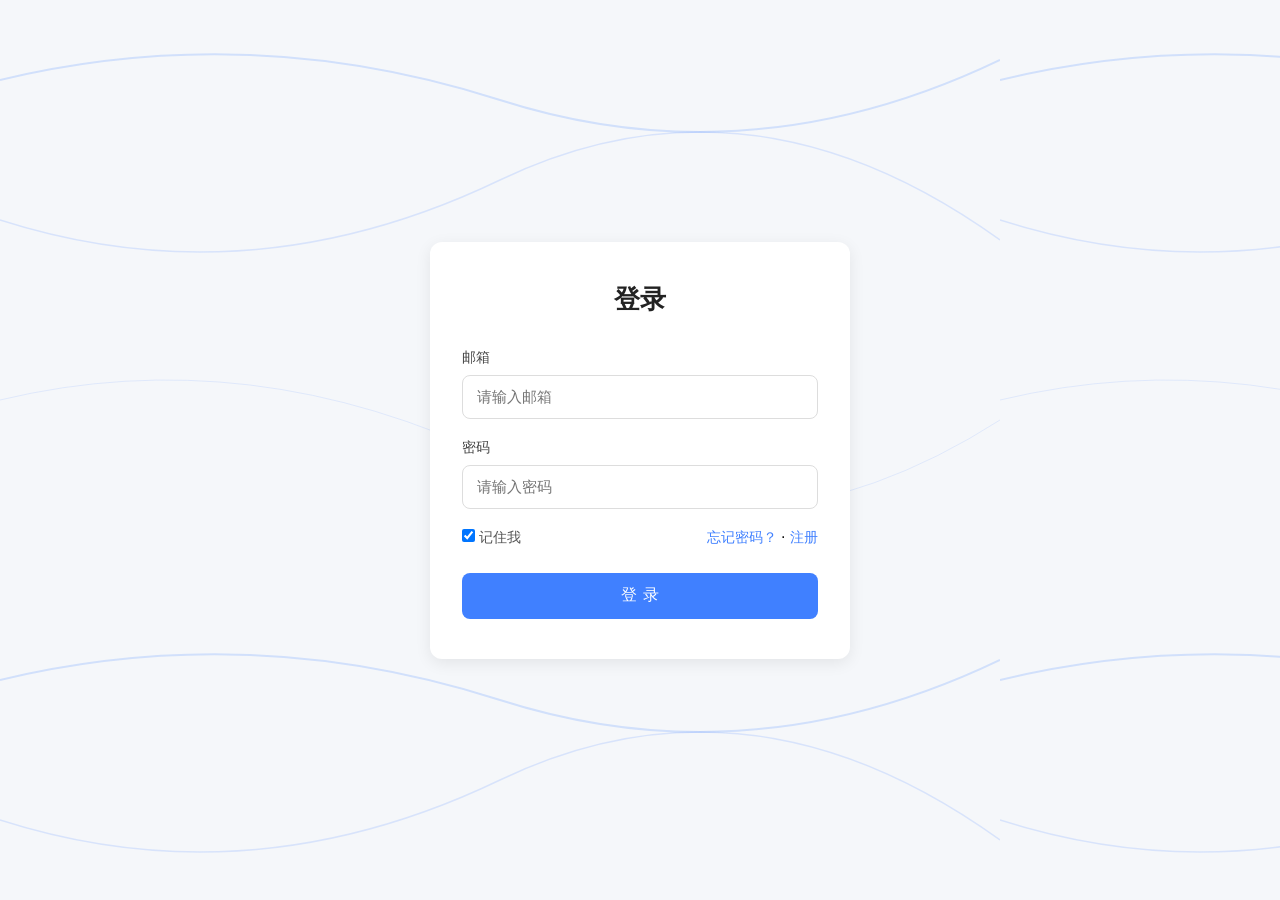
<file: index.html>
<!DOCTYPE html>
<html lang="zh-CN">
<head>
    <meta charset="UTF-8">
    <meta name="viewport" content="width=device-width, initial-scale=1.0">
    <title>智能命题练习系统</title>
    <link rel="stylesheet" href="./css/common.css?v=20261003e">
    <link rel="stylesheet" href="./css/index.css?v=20261003">
</head>
<body data-page="home">
    <!-- 顶部导航 -->
    <header class="topbar">
        <div class="topbar-inner wrapper">
            <a class="brand" href="index.html">
                <span class="logo">智</span>
                <span class="name">智能命题练习系统</span>
            </a>
            <nav class="nav">
                <a href="index.html" data-nav="home">首页</a>
                <a href="bank.html" data-nav="bank">题库</a>
                <a href="real.html" data-nav="real">真题库</a>
                <a href="history.html" data-nav="history">历史习题</a>
                <a href="archives.html" data-nav="archives">试卷存档</a>
            </nav>
            <div class="user-box">
                <a class="user-home" href="profile.html" title="个人中心">
                    <img src="./img/Users.png" alt="">
                    <span class="uname">lilei</span>
                </a>
                <a class="logout" href="users.html">退出</a>
            </div>
        </div>
    </header>

    <main class="wrapper">
        <!-- 欢迎横幅 -->
        <section class="hero">
            <div>
                <h2>你好,<span id="hero-uname">lilei</span> 👋 开始今天的智能组卷</h2>
                <p>双模型隔离校验出题 · 三层信誉分自动质控 · 支持网页在线作答 / 纸质打印导出双模式</p>
            </div>
            <div class="model-switch">
                <div class="ms-title">⚙️ 双智能体模型方案</div>
                <label><input type="radio" name="modelplan" value="main" checked> 主方案:GLM-4 出题 + DeepSeek-R1 校验</label>
                <label><input type="radio" name="modelplan" value="cheap"> OPC 平价方案：豆包 API + 硅基流动云</label>
            </div>
        </section>

        <!-- 数据概览 -->
        <section class="stat-grid">
            <div class="stat-card">
                <div class="stat-icon" style="background:#e8f2fc;color:#0460bc;">📚</div>
                <div><div class="num" id="stat-total">0</div><div class="lbl">题库试题总量</div></div>
            </div>
            <div class="stat-card">
                <div class="stat-icon" style="background:#e6f7ee;color:#18a058;">✅</div>
                <div><div class="num" id="stat-history">0</div><div class="lbl">我的历史习题</div></div>
            </div>
            <div class="stat-card">
                <div class="stat-icon" style="background:#fdf6ec;color:#f0a020;">🗂️</div>
                <div><div class="num" id="stat-archive">0</div><div class="lbl">试卷导出存档</div></div>
            </div>
            <div class="stat-card">
                <div class="stat-icon" style="background:#fdeef1;color:#d03050;">🧹</div>
                <div><div class="num" id="stat-deleted">0</div><div class="lbl">信誉分自动净化题数</div></div>
            </div>
        </section>

        <!-- 未完成试卷：中途「保存退出」的进度，按当前账号隔离 -->
        <section id="draft-banner" class="draft-resume" hidden>
            <div class="card">
                <div class="card-title">📌 未完成试卷 <span class="sub">中途保存的作答按账号独立保存，随时继续（计时停在保存时刻），交卷后自动清除</span></div>
                <div id="draft-list" class="draft-list"></div>
            </div>
        </section>

        <div class="layout">
            <!-- 左：组卷参数 -->
            <div>
                <div class="card">
                    <div class="card-title">自定义组卷参数 <span class="sub">设置范围后由双 Agent 流水线自动命题</span></div>

                    <div class="form-row">
                        <div style="max-width:240px;">
                            <label class="fld-label">学科</label>
                            <select id="subject"></select>
                        </div>
                        <div>
                            <label class="fld-label">难度等级(1-5 随数字增大而变难，可多选/不选为混合)</label>
                            <div class="chips" id="difficulty"></div>
                        </div>
                    </div>

                    <div class="mb16">
                        <label class="fld-label">对应章节（不选默认全部章节）</label>
                        <div class="chips" id="chapters"></div>
                    </div>

                    <div class="mb16">
                        <label class="fld-label">知识点标签（不选默认全部知识点）</label>
                        <div class="chips" id="points"></div>
                    </div>

                    <label class="fld-label">题量配置</label>
                    <div class="count-row mb16">
                        <div class="count-box">
                            <label>单选题</label>
                            <input type="number" min="0" value="3" id="cnt-choice">
                        </div>
                        <div class="count-box">
                            <label>填空题</label>
                            <input type="number" min="0" value="2" id="cnt-blank">
                        </div>
                        <div class="count-box">
                            <label>主观大题</label>
                            <input type="number" min="0" value="1" id="cnt-big">
                        </div>
                        <div class="count-box total">
                            <label>试卷总题量</label>
                            <input type="text" value="6" id="cnt-total" readonly>
                        </div>
                    </div>

                    <label class="fld-label">题库来源混合配比（三类数量之和须 = 总题量）</label>
                    <div class="source-row mb16">
                        <div class="source-box">
                            <div class="s-top">🏛️ 原生题库调取</div>
                            <div class="s-d">优先调取高信誉分存量试题，信誉分越高越优先</div>
                            <input type="number" min="0" value="6" id="src-stock">
                        </div>
                        <div class="source-box">
                            <div class="s-top">🤖 AI 仿造变式新题</div>
                            <div class="s-d">以真题为模板，换数字 / 场景 / 提问角度生成新题</div>
                            <input type="number" min="0" value="0" id="src-imitated">
                        </div>
                        <div class="source-box">
                            <div class="s-top">📝 真题原题</div>
                            <div class="s-d">从独立真题库直接调取历年真题原题组卷</div>
                            <input type="number" min="0" value="0" id="src-real">
                        </div>
                    </div>
                    <div class="flex mb16">
                        <button class="btn btn-sm" id="btn-auto-distribute">⚡ 智能分配配比</button>
                        <span class="small muted" id="dist-tip"></span>
                    </div>

                    <label class="fld-label">历史习题筛选（已做 / 未做专项控制）</label>
                    <div class="seg-cards mb16" id="history-filter">
                        <div class="seg-card on" data-v="new">
                            <div class="seg-t">仅生成全新未做习题</div>
                            <div class="seg-d">排除历史记录中所有已做题目</div>
                        </div>
                        <div class="seg-card" data-v="mix">
                            <div class="seg-t">新旧习题混合组卷</div>
                            <div class="seg-d">不限制，系统按信誉分调度</div>
                        </div>
                        <div class="seg-card" data-v="done">
                            <div class="seg-t">仅生成过往已做习题</div>
                            <div class="seg-d">错题复盘专项训练</div>
                        </div>
                    </div>

                    <!-- 仿造规则折叠 -->
                    <div class="collapse mb16" id="imitate-collapse">
                        <div class="collapse-head">
                            🎭 AI 仿造专属参数配置
                            <span class="arrow">▾</span>
                        </div>
                        <div class="collapse-body">
                            <div class="mb16">
                                <label class="fld-label">参考真题模板（勾选作为仿造蓝本）</label>
                                <div class="chips" id="ref-real"></div>
                            </div>
                            <div class="form-row">
                                <div>
                                    <label class="fld-label">仿造相似度档位</label>
                                    <div class="seg-cards" id="similarity">
                                        <div class="seg-card" data-v="low"><div class="seg-t">低相似度</div><div class="seg-d">同知识点异构新题</div></div>
                                        <div class="seg-card on" data-v="mid"><div class="seg-t">中相似度</div><div class="seg-d">保留框架换考查点</div></div>
                                        <div class="seg-card" data-v="high"><div class="seg-t">高相似度</div><div class="seg-d">高度贴近真题风格</div></div>
                                    </div>
                                </div>
                                <div>
                                    <label class="fld-label">仿造组卷方式</label>
                                    <div class="seg-cards two" id="imitate-mode">
                                        <div class="seg-card on" data-v="only"><div class="seg-t">仅仿造新题</div><div class="seg-d">整卷均为变式新题</div></div>
                                        <div class="seg-card" data-v="mix"><div class="seg-t">真题 + 仿造混合</div><div class="seg-d">原题变式搭配组卷</div></div>
                                    </div>
                                </div>
                            </div>
                            <label class="fld-label">仿造约束（避免高度复刻原题，自动查重）</label>
                            <div class="chips accent" id="imitate-rules">
                                <label class="chip on"><input type="checkbox" value="number" checked>更换数字</label>
                                <label class="chip on"><input type="checkbox" value="scene" checked>更换应用场景</label>
                                <label class="chip on"><input type="checkbox" value="angle" checked>更换提问角度</label>
                            </div>
                        </div>
                    </div>

                    <label class="fld-label">练习 / 导出模式</label>
                    <div class="mode-cards mb16">
                        <div class="mode-card on" data-mode="online">
                            <div class="m-check"></div>
                            <div class="m-icon">🖥️</div>
                            <div class="m-t">网页交互式 PDF 在线作答</div>
                            <div class="m-d">PDF.js 渲染试卷 · 全局手写草稿画布 · 选择勾选 / 主观题输入框 · 作答实时上传，AI 自动批改 · 完成后自动归档历史习题</div>
                        </div>
                        <div class="mode-card" data-mode="print">
                            <div class="m-check"></div>
                            <div class="m-icon">🖨️</div>
                            <div class="m-t">静态 PDF / Word 打印导出</div>
                            <div class="m-d">导出无交互控件的纯静态试卷用于纸面作答 · 后台自动留存试卷存档（全部题目 ID、导出时间、试卷标签）· 题目初始信誉分 0 入库</div>
                        </div>
                    </div>

                    <div class="name-preview mb16">
                        <span class="np-lbl">📄 试卷名称（自动命名）：</span>
                        <span class="np-name" id="paper-name">微积分_20260917</span>
                    </div>

                    <div class="flex">
                        <button class="btn btn-primary btn-lg grow" id="btn-generate">🚀 发起智能组卷</button>
                    </div>
                </div>
            </div>
        </div>
    </main>

    <!-- 双 Agent 流水线弹窗 -->
    <div class="modal-mask" id="pipeline-modal">
        <div class="modal">
            <div class="modal-head">
                <h3>🤖 双 Agent 智能组卷流水线</h3>
                <button class="modal-close" data-close-modal="pipeline-modal">×</button>
            </div>
            <div class="modal-body">
                <div class="agent-flow">
                    <div class="agent-box">
                        <div class="ab-name" id="agent-a-name">出题 Agent</div>
                        <div class="ab-model" id="agent-a-model">智谱 GLM-4</div>
                        <div class="ab-d">分析知识库 → 原生出题 / 真题解析 → 仿造变式题生成，输出题干、选项、标准答案、解题步骤 A</div>
                    </div>
                    <div class="agent-iso">
                        <div class="shield">🛡️</div>
                        <div>答案隔离</div>
                        <div class="small">选择题剔除选项</div>
                    </div>
                    <div class="agent-box">
                        <div class="ab-name" id="agent-b-name">校验 Agent</div>
                        <div class="ab-model" id="agent-b-model">DeepSeek-R1</div>
                        <div class="ab-d">全程隔离出题端原始答案，仅接收纯题干独立推演，生成独立答案与解题步骤 B</div>
                    </div>
                </div>

                <div class="pipeline-summary" id="pipeline-summary">正在准备组卷任务…</div>

                <div class="steps-v" id="pipeline-steps">
                    <div class="step-v" data-step="0"><div class="dot">1</div><div class="line"></div><div class="st-body"><div class="st-t">题库优先调度检索</div><div class="st-d">按知识点 / 章节 / 难度 / 信誉分 / 新旧要求检索存量试题</div></div></div>
                    <div class="step-v" data-step="1"><div class="dot">2</div><div class="line"></div><div class="st-body"><div class="st-t">出题 Agent 生成缺口试题</div><div class="st-d">存量不足时启动生成流水线（仿造题先做模板特征拆解）</div></div></div>
                    <div class="step-v" data-step="2"><div class="dot">3</div><div class="line"></div><div class="st-body"><div class="st-t">系统隔离预处理</div><div class="st-d">屏蔽参考答案，选择题剔除全部选项，仅保留纯题干下发</div></div></div>
                    <div class="step-v" data-step="3"><div class="dot">4</div><div class="line"></div><div class="st-body"><div class="st-t">校验 Agent 独立推演</div><div class="st-d">独立推导答案并生成解题步骤 B</div></div></div>
                    <div class="step-v" data-step="4"><div class="dot">5</div><div class="line"></div><div class="st-body"><div class="st-t">答案一致性比对 · 入库判定</div><div class="st-d">只比对最终答案，支持一题多解；不一致即废弃</div></div></div>
                    <div class="step-v" data-step="5"><div class="dot">6</div><div class="line"></div><div class="st-body"><div class="st-t">仿造查重 + 组卷内部查重</div><div class="st-d">与参考真题、库内试题及同卷题目比对，超标自动重生成</div></div></div>
                </div>

                <div class="log-panel" id="pipeline-log"></div>
            </div>
            <div class="modal-foot">
                <button class="btn" data-close-modal="pipeline-modal">取消</button>
                <button class="btn btn-primary" id="btn-enter" disabled>完成，进入试卷 →</button>
            </div>
        </div>
    </div>

    <footer class="footer">自成 · AI 命题练习系统 —— OPC 轻量化部署 · 双 AI Agent 自动出题 / 校验 / 题库清洗（前端演示版）</footer>

    <script src="./js/data.js"></script>
    <script src="./js/common.js?v=20261003g"></script>
    <script src="./js/index.js?v=20261004b"></script>
</body>
</html>
</file>
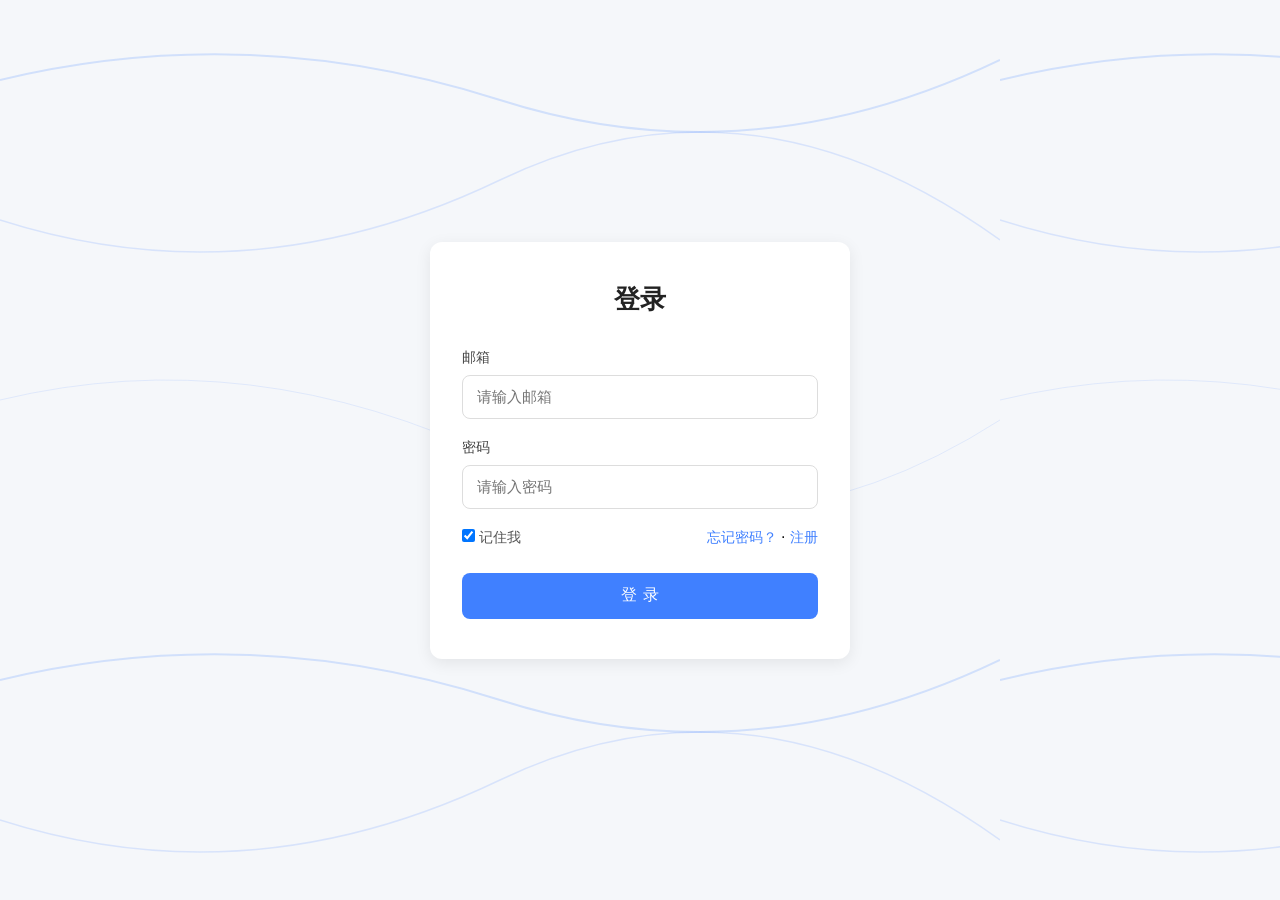
<file: answer.html>
<!DOCTYPE html>
<html lang="zh-CN">
<head>
    <meta charset="UTF-8">
    <meta name="viewport" content="width=device-width, initial-scale=1.0">
    <title>在线答题 - 理工科智卷工坊</title>
    <link rel="stylesheet" href="./css/answer.css">
</head>
<body>
    <div class="header">
        <div>在线答题 <span id="paper_name"></span></div>
        <div class="timer" id="timer">00:00:00</div>
    </div>

    <div class="container">
        <!-- 主答题区 -->
        <div class="main-area">
            <div class="nav-area" id="nav_area"></div>
            <div class="question-card" id="question_card">
                <div class="question-title" id="question_title"></div>
                <div class="options-area" id="options_area"></div>
                <textarea class="answer-input" id="answer_input" placeholder="请输入你的答案..." style="display: none;"></textarea>
                
                <div class="btn-group">
                    <button class="btn btn-primary" onclick="submitAnswer()">提交本题</button>
                    <button class="btn btn-default" onclick="prevQuestion()">上一题</button>
                    <button class="btn btn-default" onclick="nextQuestion()">下一题</button>
                </div>

                <!-- AI批改结果展示 -->
                <div class="result-card" id="result_card">
                    <div class="result-title" id="result_title"></div>
                    <div class="result-content" id="result_content"></div>
                </div>
            </div>
        </div>

        <!-- 右侧面板：答题记录 / 草稿本 -->
        <div class="side-panel">
            <div class="tab-header">
                <div class="tab-item active" onclick="switchTab('answer', event)">答题</div>
                <div class="tab-item" onclick="switchTab('draft', event)">草稿本</div>
            </div>
            <!-- 答题记录 -->
            <div class="tab-content active" id="tab_answer">
                <h4 style="margin-bottom: 15px;">答题进度</h4>
                <div id="progress_info"></div>
                <button class="btn btn-primary" style="width: 100%; margin-top: 20px;" onclick="submitAll()">提交整卷</button>
            </div>
            <!-- 独立草稿页面 -->
            <div class="tab-content" id="tab_draft">
                <textarea class="draft-input" id="draft_input" placeholder="在这里打草稿，内容自动保存，不会提交..."></textarea>
            </div>
        </div>
    </div>

    <script src="./js/data.js"></script>
    <script src="./js/common.js?v=20261003g"></script>
    <script>
        const CURRENT_USER = localStorage.getItem('aigame_user') || 'guest';
        const DRAFT_KEY = 'aigame_answer_draft_' + CURRENT_USER;
        const ANSWER_KEY = 'aigame_answer_answers_' + CURRENT_USER;
        let paper = null, questions = [], currentIndex = 0, answers = {}, timer = null, seconds = 0, submitted = false;
        const graded = {};

        // 保存当前作答到本地（按用户隔离）
        function saveDraft() {
            if (paper) localStorage.setItem(ANSWER_KEY, JSON.stringify({ paperName: paper.name, answers }));
        }

        // 初始化：从本地题库加载试卷题目
        function initPaper() {
            paper = Store.currentPaper();
            if (!paper || !paper.questions || !paper.questions.length) {
                const qs = Store.questions().filter(q => q.subject === 'CALC');
                paper = {
                    name: Store.nextPaperName('微积分'), subject: 'CALC',
                    questions: [qs.find(q => q.id.startsWith('CALC-0003-')), qs.find(q => q.id.startsWith('CALC-0009-')),
                        qs.find(q => q.id.startsWith('CALC-0014-')), qs.find(q => q.id.startsWith('CALC-0025-')),
                        qs.find(q => q.id.startsWith('CALC-0021-'))].filter(Boolean)
                };
            }
            questions = paper.questions.map(q => ({ id: q.id, type: q.type, stem: q.stem, options: q.options || [], answer: q.answer, subject: q.subject }));
            try { const d = JSON.parse(localStorage.getItem(ANSWER_KEY)); if (d && d.paperName === paper.name) Object.assign(answers, d.answers || {}); } catch (e) {}
            document.getElementById('paper_name').textContent = paper.name;
            renderNav(); showQuestion(0); startTimer(); loadDraft();
            bindAnswerInput();
        }

        // 主观/填空题输入实时回写 answers，避免切题后输入框被清空导致草稿丢失
        function bindAnswerInput() {
            const input = document.getElementById('answer_input');
            input.addEventListener('input', function() {
                if (questions[currentIndex]) {
                    answers[questions[currentIndex].id] = this.value;
                    renderNav();
                    saveDraft();
                }
            });
        }

        // 渲染题目导航
        function renderNav() {
            const nav = document.getElementById('nav_area');
            nav.innerHTML = '';
            questions.forEach((_, idx) => {
                const dot = document.createElement('div');
                dot.className = 'nav-dot' + (idx === currentIndex ? ' active' : '') + (answers[questions[idx].id] ? ' done' : '');
                dot.textContent = idx + 1;
                dot.onclick = () => showQuestion(idx);
                nav.appendChild(dot);
            });
            document.getElementById('progress_info').textContent = `已完成 ${Object.keys(answers).length} / ${questions.length} 题`;
        }

        // 显示题目（适配 SEED 数据结构）
        function showQuestion(index) {
            currentIndex = index;
            renderNav();
            const q = questions[index];
            document.getElementById('question_title').textContent = `第${index+1}题：${q.stem}`;

            const optionsArea = document.getElementById('options_area');
            const answerInput = document.getElementById('answer_input');
            const resultCard = document.getElementById('result_card');
            resultCard.style.display = 'none';

            if (q.type === 0 && q.options.length) {
                // 选择题：选项形如 "A. xxx"，取首字母作为答案标识
                optionsArea.style.display = 'block';
                answerInput.style.display = 'none';
                optionsArea.innerHTML = '';
                q.options.forEach(opt => {
                    const letter = opt[0];
                    const item = document.createElement('div');
                    item.className = 'option-item' + (answers[q.id] === letter ? ' selected' : '');
                    item.textContent = opt;
                    item.onclick = () => selectOption(q.id, letter, item);
                    optionsArea.appendChild(item);
                });
            } else {
                // 填空/主观题：文字输入
                optionsArea.style.display = 'none';
                answerInput.style.display = 'block';
                answerInput.value = answers[q.id] || '';
                answerInput.disabled = submitted;
            }
        }

        // 选择选项（交卷后锁定 + 实时保存）
        function selectOption(qid, opt, el) {
            if (submitted) return;
            answers[qid] = opt;
            document.querySelectorAll('.option-item').forEach(i => i.classList.remove('selected'));
            el.classList.add('selected');
            renderNav();
            saveDraft();
        }

        // 提交单题答案（本地批改）
        function submitAnswer() {
            if (submitted) { alert('整卷已提交，不可再交本题'); return; }
            const q = questions[currentIndex];
            if (graded[q.id] && graded[q.id].submitted) { alert('本题已提交批改，不可重复评分'); return; }
            const userAnswer = (q.type === 0) ? (answers[q.id] || '') : document.getElementById('answer_input').value.trim();
            if (q.type !== 0) answers[q.id] = userAnswer;
            if (!userAnswer) { alert('请先作答'); return; }

            const std = (q.answer || '').trim();
            let correct;
            if (q.type === 0) {
                correct = userAnswer === std;
            } else {
                // 与 exam.js gradeObjective 对齐：去空白 + 多 token 等价（如 1/6 ≈ 1 / 6）
                const norm = s => (s || '').replace(/\s/g, '');
                const tokens = std.split(/[（）()\/]/).map(t => t.trim()).filter(Boolean).map(norm);
                correct = tokens.some(t => norm(userAnswer) === t) ||
                    (tokens[0] && tokens[0].length >= 4 && norm(userAnswer).includes(tokens[0]));
            }
            graded[q.id] = { submitted: true, correct, userAnswer, standard: std };
            Store.changeReputation(q.id, correct ? 1 : -1);
            showResult({
                is_correct: correct,
                ai_grade_result: correct ? '答案匹配标准答案' : '与标准答案不符（主观题为演示判定）',
                standard_answer: std,
                question_credit_score: Store.getQuestion(q.id).reputation
            });
            saveDraft();
            renderNav();
        }

        // 显示批改结果
        function showResult(data) {
            const card = document.getElementById('result_card');
            const title = document.getElementById('result_title');
            const content = document.getElementById('result_content');

            card.className = 'result-card ' + (data.is_correct ? 'result-correct' : 'result-wrong');
            title.textContent = data.is_correct ? '✅ 回答正确' : '❌ 回答错误';
            content.innerHTML = `
                <div>批改评语：${data.ai_grade_result}</div>
                <div>标准答案：${data.standard_answer}</div>
                <div>题目信誉分：${data.question_credit_score || 0}</div>
            `;
            card.style.display = 'block';
        }

        // 切换标签页
        function switchTab(tab, ev) {
            document.querySelectorAll('.tab-item').forEach(i => i.classList.remove('active'));
            document.querySelectorAll('.tab-content').forEach(i => i.classList.remove('active'));
            ev.currentTarget.classList.add('active');
            document.getElementById('tab_' + tab).classList.add('active');
        }

        // 草稿自动保存到本地存储（按用户隔离）
        document.getElementById('draft_input').addEventListener('input', function() {
            localStorage.setItem(DRAFT_KEY, this.value);
        });

        function loadDraft() {
            const saved = localStorage.getItem(DRAFT_KEY);
            if (saved) {
                document.getElementById('draft_input').value = saved;
            }
        }

        // 计时器
        function startTimer() {
            timer = setInterval(() => {
                seconds++;
                const h = Math.floor(seconds / 3600).toString().padStart(2, '0');
                const m = Math.floor((seconds % 3600) / 60).toString().padStart(2, '0');
                const s = (seconds % 60).toString().padStart(2, '0');
                document.getElementById('timer').textContent = `${h}:${m}:${s}`;
            }, 1000);
        }

        function prevQuestion() {
            if (currentIndex > 0) showQuestion(currentIndex - 1);
        }

        function nextQuestion() {
            if (currentIndex < questions.length - 1) showQuestion(currentIndex + 1);
        }

        function submitAll() {
            const done = Object.keys(answers).length;
            if (submitted) { alert('整卷已提交，不可重复提交'); return; }
            if (!confirm(`已完成${done}题，共${questions.length}题，确认提交整卷？`)) return;
            submitted = true;
            clearInterval(timer);
            // 本地批改并归档到当前用户历史习题；已单题提交的题跳过重复评分，避免双扣/双加
            const entries = questions.map(q => {
                const ua = answers[q.id] || '';
                if (graded[q.id] && graded[q.id].submitted) {
                    return { id: q.id, subject: q.subject, correct: graded[q.id].correct, userAnswer: ua, paperName: paper.name };
                }
                const std = (q.answer || '').trim();
                let correct;
                if (q.type === 0) {
                    correct = ua === std;
                } else {
                    const norm = s => (s || '').replace(/\s/g, '');
                    const tokens = std.split(/[（）()\/]/).map(t => t.trim()).filter(Boolean).map(norm);
                    correct = tokens.some(t => norm(ua) === t) ||
                        (tokens[0] && tokens[0].length >= 4 && norm(ua).includes(tokens[0]));
                }
                Store.changeReputation(q.id, correct ? 1 : -1);
                graded[q.id] = { submitted: true, correct, userAnswer: ua, standard: q.answer };
                return { id: q.id, subject: q.subject, correct, userAnswer: ua, paperName: paper.name };
            });
            Store.addHistory(entries);
            saveDraft();
            const right = entries.filter(e => e.correct).length;
            alert(`整卷已提交，共 ${entries.length} 题，正确 ${right} 题`);
            renderNav();
            showQuestion(currentIndex);
        }

        window.onload = initPaper;
    </script>
</body>
</html>
</file>
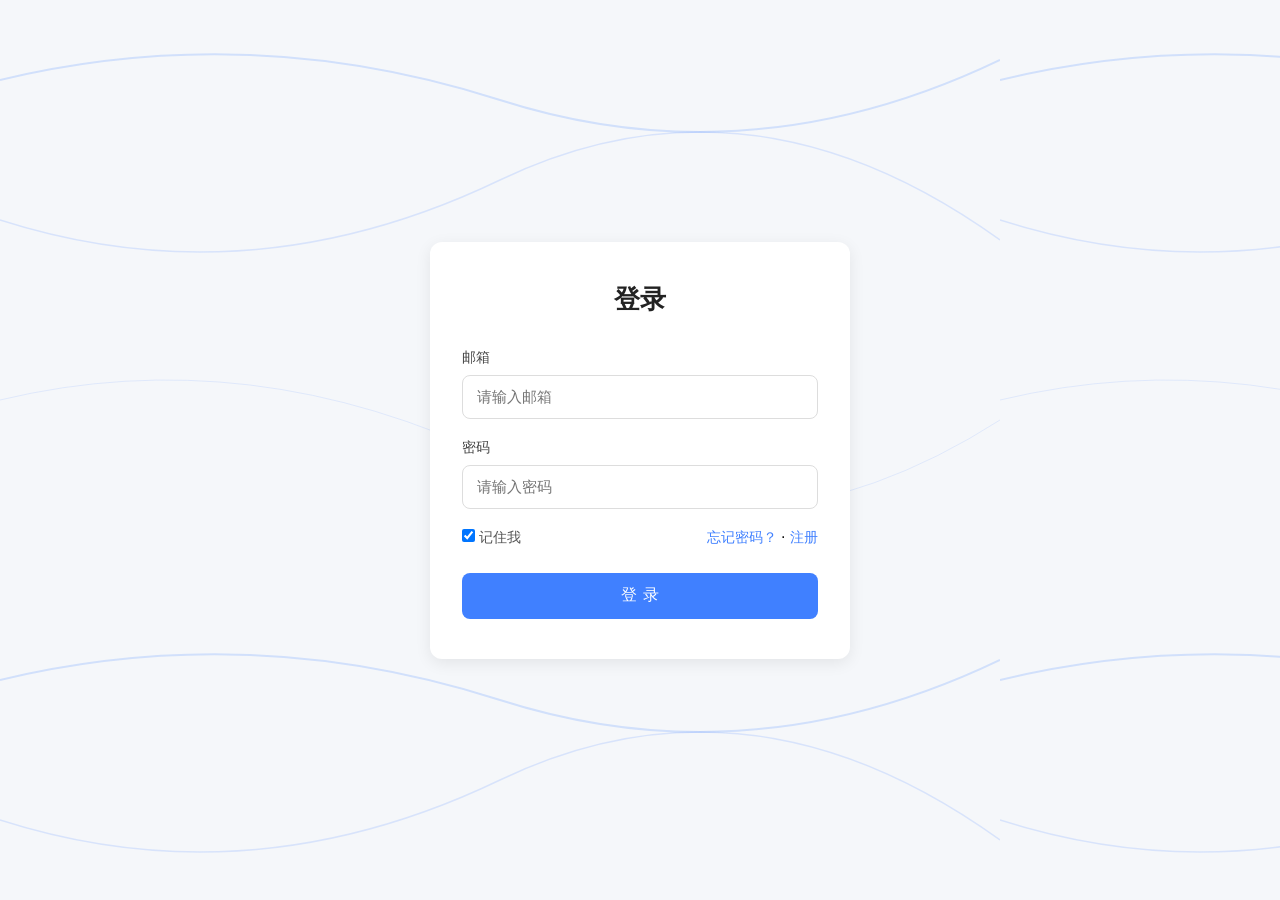
<file: archives.html>
<!DOCTYPE html>
<html lang="zh-CN">
<head>
    <meta charset="UTF-8">
    <meta name="viewport" content="width=device-width, initial-scale=1.0">
    <title>试卷存档·自成AI命题练习系统</title>
    <link rel="stylesheet" href="./css/common.css?v=20261003e">
    <link rel="stylesheet" href="./css/pages.css">
</head>
<body data-page="archives">
    <header class="topbar">
        <div class="topbar-inner wrapper">
            <a class="brand" href="index.html"><span class="logo">智</span><span class="name">智能命题练习系统</span></a>
            <nav class="nav">
                <a href="index.html" data-nav="home">首页</a>
                <a href="bank.html" data-nav="bank">题库</a>
                <a href="real.html" data-nav="real">真题库</a>
                <a href="history.html" data-nav="history">历史习题</a>
                <a href="archives.html" data-nav="archives">试卷存档</a>
            </nav>
            <div class="user-box">
                <a class="user-home" href="profile.html" title="个人中心"><img src="./img/Users.png" alt=""><span class="uname">lilei</span></a>
                <a class="logout" href="users.html">退出</a>
            </div>
        </div>
    </header>

    <main class="wrapper">
        <div class="page-head">
            <h2>🗂️ 线下试卷导出存档</h2>
            <p>每次静态打印 PDF / Word 导出时，后台自动留存专属存档：包含整套题目的唯一 ID 集合、导出时间、试卷标签。存档试卷题目可一键批量加入个人历史习题，参与统一反馈质控。</p>
        </div>

        <div class="stat-grid">
            <div class="stat-card"><div class="stat-icon" style="background:#fdf6ec;color:#f0a020;">🗂️</div><div><div class="num" id="st-arc">0</div><div class="lbl">累计导出存档</div></div></div>
            <div class="stat-card"><div class="stat-icon" style="background:#e8f2fc;color:#0460bc;">📄</div><div><div class="num" id="st-q">0</div><div class="lbl">存档题目总数（去重）</div></div></div>
            <div class="stat-card"><div class="stat-icon" style="background:#e6f7ee;color:#18a058;">✅</div><div><div class="num" id="st-added">0</div><div class="lbl">已加入历史习题套数</div></div></div>
            <div class="stat-card"><div class="stat-icon" style="background:#f3edfd;color:#7048d8;">🖨️</div><div><div class="num" id="st-pending">0</div><div class="lbl">待加入历史套数</div></div></div>
        </div>

        <div id="archive-list"></div>
        <div class="empty" id="arc-empty" style="display:none;">
            <div class="icon">🖨️</div>
            <div class="mt8">还没有打印导出存档</div>
            <div class="small mt8">在首页组卷时选择「静态 PDF / Word 打印导出」模式，导出后会在此自动留存</div>
            <div class="mt16"><a class="btn btn-primary btn-sm" href="index.html">去组卷并导出 →</a></div>
        </div>
    </main>

    <!-- 静态打印预览 -->
    <div class="modal-mask print-mask" id="print-modal">
        <div class="modal lg">
            <div class="modal-head">
                <h3>🖨️ 静态打印预览（无交互控件纯卷面）</h3>
                <button class="modal-close" data-close-modal="print-modal">×</button>
            </div>
            <div class="modal-body">
                <div class="alert mb16" style="background:var(--primary-light);border-radius:10px;padding:10px 14px;font-size:12px;line-height:1.8;">
                    📌 本预览为<b>无任何交互控件</b>的纯静态试卷，仅用于线下纸面作答；卷面每题左上角标注
                    <span class="pp-tag real">真题1</span> 与 <span class="pp-tag imit">仿造0</span> 标签，方便教师区分使用。
                    支持打印为 PDF 或导出 Word；本次导出的存档已在后台留存。
                </div>
                <div class="print-pages" id="print-area"></div>
            </div>
            <div class="modal-foot">
                <button class="btn" data-close-modal="print-modal">关闭预览</button>
                <button class="btn" id="btn-export-word">📥 导出 Word（.doc）</button>
                <button class="btn btn-primary" id="btn-print-pdf">🖨️ 打印 / 另存为 PDF</button>
            </div>
        </div>
    </div>

    <footer class="footer">自成 · AI 命题练习系统 —— 线上线下双模式 · 打印存档题目同样进入题库协同质检</footer>

    <script src="./js/data.js"></script>
    <script src="./js/common.js?v=20261003g"></script>
    <script src="./js/archives.js"></script>
</body>
</html>
</file>
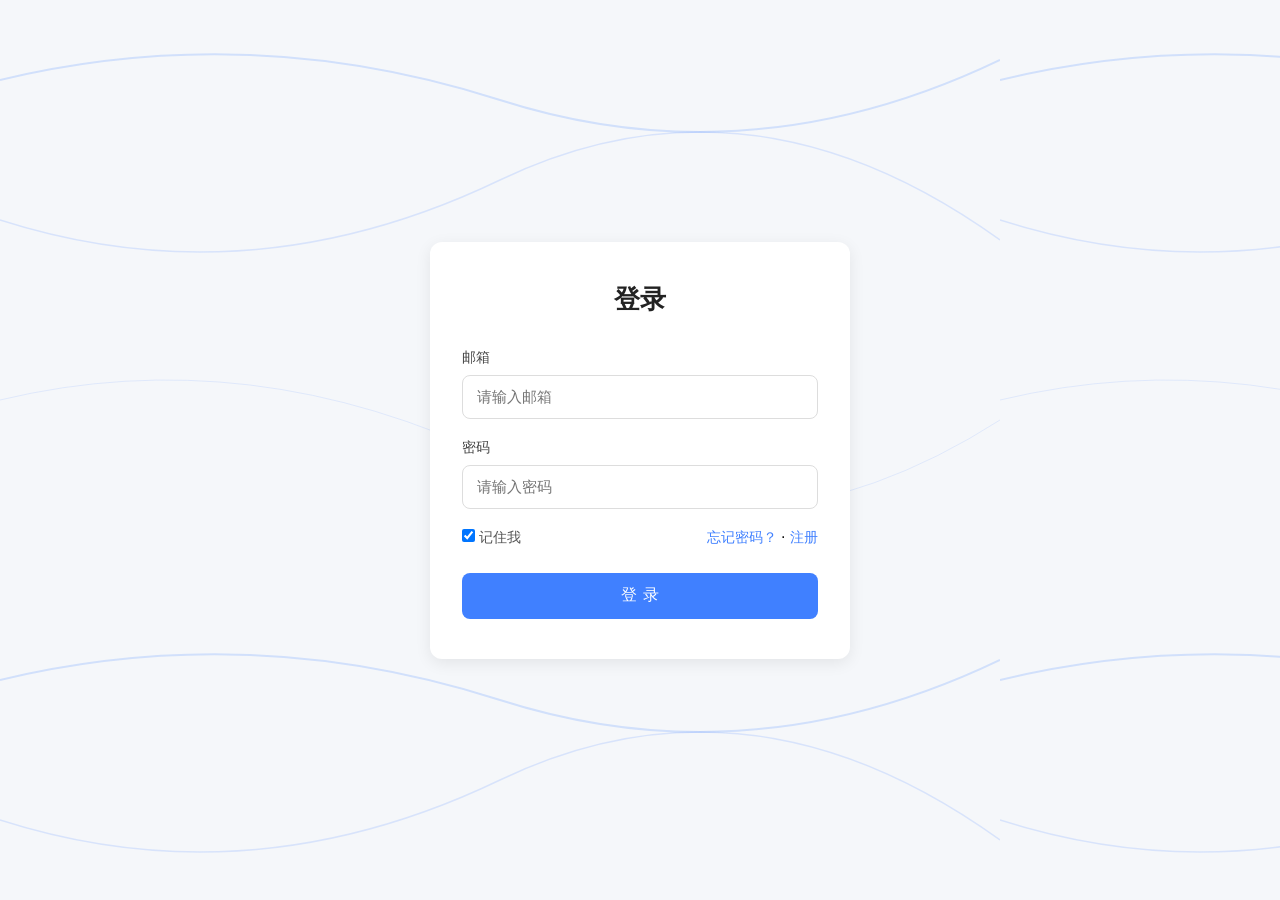
<file: bank.html>
<!DOCTYPE html>
<html lang="zh-CN">
<head>
    <meta charset="UTF-8">
    <meta name="viewport" content="width=device-width, initial-scale=1.0">
    <title>题库·自成AI命题练习系统</title>
    <link rel="stylesheet" href="./css/common.css?v=20261003e">
    <link rel="stylesheet" href="./css/pages.css">
</head>
<body data-page="bank">
    <header class="topbar">
        <div class="topbar-inner wrapper">
            <a class="brand" href="index.html"><span class="logo">智</span><span class="name">智能命题练习系统</span></a>
            <nav class="nav">
                <a href="index.html" data-nav="home">首页</a>
                <a href="bank.html" data-nav="bank">题库</a>
                <a href="real.html" data-nav="real">真题库</a>
                <a href="history.html" data-nav="history">历史习题</a>
                <a href="archives.html" data-nav="archives">试卷存档</a>
            </nav>
            <div class="user-box">
                <a class="user-home" href="profile.html" title="个人中心"><img src="./img/Users.png" alt=""><span class="uname">lilei</span></a>
                <a class="logout" href="users.html">退出</a>
            </div>
        </div>
    </header>

    <main class="wrapper">
        <div class="page-head">
            <h2>📚 试题库(AI生成题库)</h2>
            <p>全局唯一题目ID:学科编号-板块内序号-是否真题(0/1) - 题型(0选择/1填空/2大题) - 难度(1-5)，学生可随时查看题目 ID 并在历史习题中检索反馈。</p>
        </div>

        <div class="stat-grid">
            <div class="stat-card"><div class="stat-icon" style="background:#e8f2fc;color:#0460bc;">📚</div><div><div class="num" id="st-all">0</div><div class="lbl">在库试题</div></div></div>
            <div class="stat-card"><div class="stat-icon" style="background:#e6f7ee;color:#18a058;">⭐</div><div><div class="num" id="st-high">0</div><div class="lbl">高信誉分(≥10)只扣不增</div></div></div>
            <div class="stat-card"><div class="stat-icon" style="background:#fdf6ec;color:#f0a020;">⚠️</div><div><div class="num" id="st-low">0</div><div class="lbl">低信誉分(&lt;0)预警</div></div></div>
            <div class="stat-card"><div class="stat-icon" style="background:#fdeef1;color:#d03050;">🗑️</div><div><div class="num" id="st-del">0</div><div class="lbl">≤-10 已永久净化</div></div></div>
        </div>
        <div class="card">
            <div class="filter-bar">
                <div>
                    <label>学科</label>
                    <select id="f-subject"><option value="">全部学科</option></select>
                </div>
                <div>
                    <label>题型</label>
                    <select id="f-type">
                        <option value="">全部题型</option>
                        <option value="0">选择题(0)</option>
                        <option value="1">填空题(1)</option>
                        <option value="2">主观大题(2)</option>
                    </select>
                </div>
                <div>
                    <label>难度</label>
                    <select id="f-diff">
                        <option value="">全部难度</option>
                        <option value="1">1级</option><option value="2">2级</option><option value="3">3级</option>
                        <option value="4">4级</option><option value="5">5级</option>
                    </select>
                </div>
                <div>
                    <label>来源 / 信誉分</label>
                    <select id="f-rep">
                        <option value="">全部题目</option>
                        <option value="high">信誉分 ≥10（只扣不增）</option>
                        <option value="low">信誉分 &lt; 0（预警）</option>
                    </select>
                </div>
                <div class="grow">
                    <label>关键词（题干 / 知识点 / 题目ID）</label>
                    <input type="text" id="f-kw" placeholder="输入关键词检索">
                </div>
                <div>
                    <label class="flex" style="font-size:12px;color:var(--text-2);margin:0;gap:6px;cursor:pointer;">
                        <input type="checkbox" id="f-del" style="width:auto;"> 显示已净化删除题
                    </label>
                </div>
            </div>
        </div>

        <div class="card">
            <div class="card-title">试题列表 <span class="sub" id="list-count"></span><span class="right"><button class="btn btn-sm" id="f-reset">重置筛选</button></span></div>
            <div class="table-wrap">
                <table class="tbl">
                    <thead>
                        <tr>
                            <th>题目唯一 ID</th><th>学科</th><th>题干</th><th>题型</th><th>难度</th>
                            <th>知识点</th><th>本体信誉分</th><th>步骤A分</th><th>来源</th><th>状态</th><th>操作</th>
                        </tr>
                    </thead>
                    <tbody id="bank-tbody"></tbody>
                </table>
            </div>
            <div class="empty" id="bank-empty" style="display:none;">
                <div class="icon">🔍</div><div class="mt8">没有符合筛选条件的试题</div>
            </div>
        </div>
    </main>

    <!-- 题目详情 -->
    <div class="modal-mask" id="detail-modal">
        <div class="modal">
            <div class="modal-head"><h3>题目详情</h3><button class="modal-close" data-close-modal="detail-modal">×</button></div>
            <div class="modal-body" id="detail-body"></div>
            <div class="modal-foot">
                <button class="btn" data-close-modal="detail-modal">关闭</button>
                <button class="btn btn-primary" onclick="location.href='history.html'">去历史习题反馈此题 →</button>
            </div>
        </div>
    </div>

    <footer class="footer">自成 · AI 命题练习系统 —— 用户反馈 + 双机器复核 · 题库无人运维自动净化</footer>

    <script src="./js/data.js"></script>
    <script src="./js/common.js?v=20261003g"></script>
    <script src="./js/bank.js"></script>
</body>
</html>
</file>
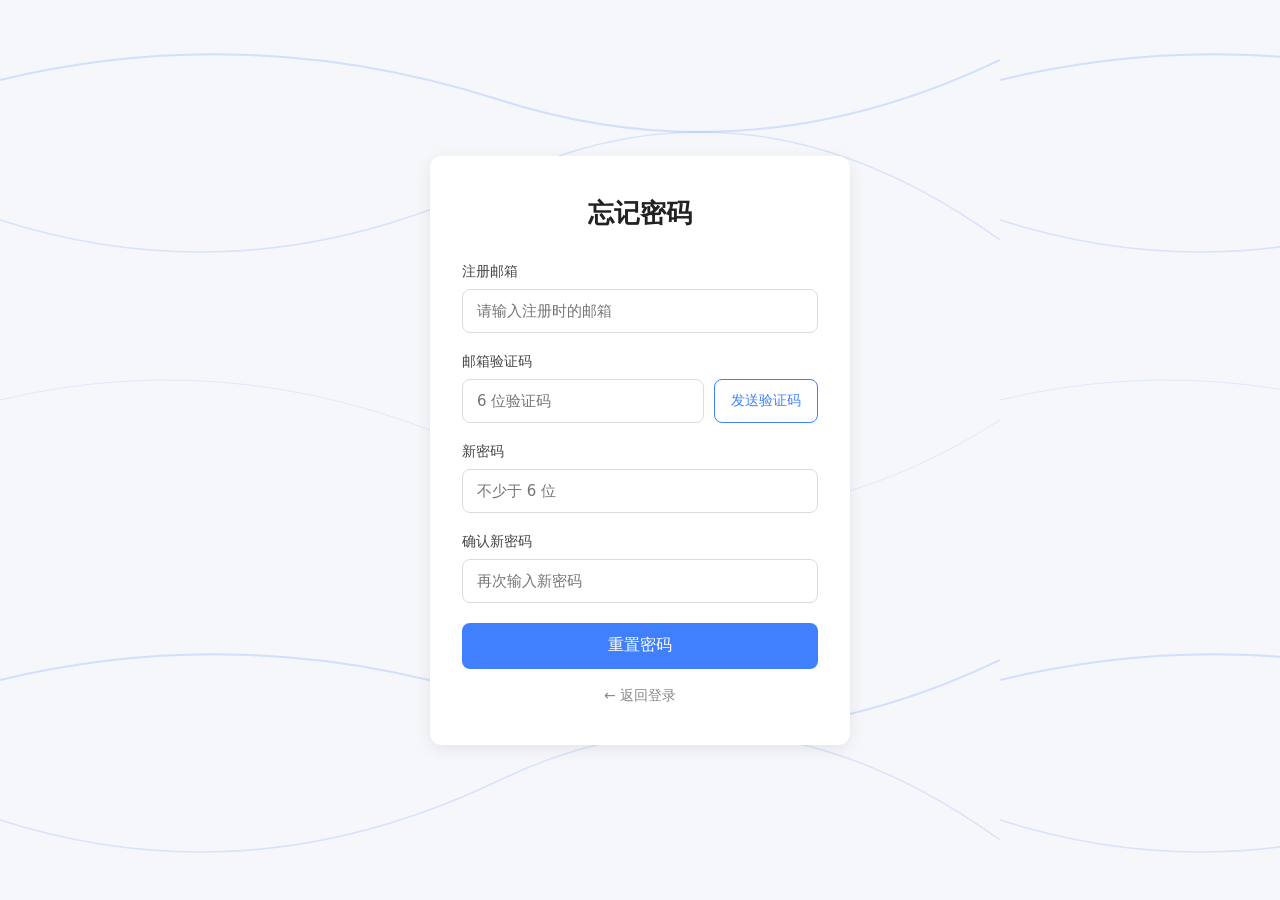
<file: forgot.html>
<!DOCTYPE html>
<html lang="zh-CN">
<head>
    <meta charset="UTF-8">
    <meta name="viewport" content="width=device-width, initial-scale=1.0">
    <title>忘记密码 - 智卷工坊</title>
    <link rel="stylesheet" href="./css/users.css?v=20261004">
</head>
<body>
    <div class="loginWrapper">
        <div class="titleBrand">
            <h2>忘记密码</h2>
        </div>
        <form id="form-forgot" onsubmit="return false;">
            <div class="banner">
                <label>注册邮箱</label>
                <input type="text" id="fp-email" placeholder="请输入注册时的邮箱" autocomplete="username">
            </div>
            <div class="banner">
                <label>邮箱验证码</label>
                <div class="code-row">
                    <input type="text" id="fp-code" placeholder="6 位验证码" maxlength="6" inputmode="numeric" autocomplete="one-time-code">
                    <button type="button" class="send-btn" id="btn-send">发送验证码</button>
                </div>
                <!-- 演示版无邮件服务：验证码直接显示在此页内提示条 -->
                <div class="form-msg form-msg-info" id="fp-code-tip" hidden></div>
            </div>
            <div class="banner">
                <label>新密码</label>
                <input type="password" id="fp-pwd" placeholder="不少于 6 位" autocomplete="new-password">
            </div>
            <div class="banner">
                <label>确认新密码</label>
                <input type="password" id="fp-pwd2" placeholder="再次输入新密码" autocomplete="new-password">
            </div>
            <div class="form-msg" id="fp-tip" hidden></div>
            <button type="button" class="login-btn" id="btn-reset">重置密码</button>
        </form>
        <a class="back-link" href="./users.html">← 返回登录</a>
    </div>

    <script>
        (function () {
            const emailEl = document.getElementById('fp-email');
            const codeEl = document.getElementById('fp-code');
            const pwdEl = document.getElementById('fp-pwd');
            const pwd2El = document.getElementById('fp-pwd2');
            const sendBtn = document.getElementById('btn-send');
            const tipEl = document.getElementById('fp-tip');
            const codeTipEl = document.getElementById('fp-code-tip');
            const resetBtn = document.getElementById('btn-reset');
            const EMAIL_RE = /^[^\s@]+@[^\s@]+\.[^\s@]+$/;
            let countdownTimer = null;

            const readPwdTable = () => {
                try { return JSON.parse(localStorage.getItem('aigame_passwords') || '{}'); }
                catch (e) { return {}; }
            };

            // 统一页内消息：type 为 error / success / info
            function showTip(msg, type) {
                tipEl.hidden = false;
                tipEl.className = 'form-msg ' + (type ? 'form-msg-' + type : '');
                tipEl.textContent = msg;
            }
            function clearTip() {
                tipEl.hidden = true;
                tipEl.textContent = '';
                tipEl.className = 'form-msg';
            }

            // 发送验证码：本地生成 6 位数字，5 分钟有效；演示版无邮件服务，验证码显示在页内提示条
            sendBtn.addEventListener('click', () => {
                const email = emailEl.value.trim();
                if (!EMAIL_RE.test(email)) { showTip('请输入正确的邮箱地址', 'error'); return; }
                const tbl = readPwdTable();
                if (!tbl[email]) { showTip('该邮箱未注册，请先注册', 'error'); return; }
                clearTip();
                const code = String(Math.floor(100000 + Math.random() * 900000));
                localStorage.setItem('aigame_fp_code_' + email, JSON.stringify({ code: code, exp: Date.now() + 5 * 60 * 1000 }));
                codeTipEl.hidden = false;
                codeTipEl.textContent = '验证码已发送（演示版无邮件服务）：' + code + '，5 分钟内有效';
                let left = 60;
                sendBtn.disabled = true;
                if (countdownTimer) clearInterval(countdownTimer);
                countdownTimer = setInterval(() => {
                    sendBtn.textContent = '重新发送(' + left + 's)';
                    left--;
                    if (left < 0) {
                        clearInterval(countdownTimer);
                        countdownTimer = null;
                        sendBtn.disabled = false;
                        sendBtn.textContent = '发送验证码';
                    }
                }, 1000);
                codeEl.focus();
            });

            // 重置密码：校验验证码与两次密码后写入本地密码表；成功后提示并自动返回登录页
            resetBtn.addEventListener('click', () => {
                const email = emailEl.value.trim();
                const code = codeEl.value.trim();
                const pwd = pwdEl.value;
                const pwd2 = pwd2El.value;
                if (!EMAIL_RE.test(email)) { showTip('请输入正确的邮箱地址', 'error'); return; }
                if (!code) { showTip('请输入验证码', 'error'); return; }
                if (pwd.length < 6) { showTip('密码不少于 6 位', 'error'); return; }
                if (pwd !== pwd2) { showTip('两次输入的密码不一致', 'error'); return; }
                let rec = null;
                try { rec = JSON.parse(localStorage.getItem('aigame_fp_code_' + email)); } catch (e) { }
                if (!rec || !rec.code) { showTip('请先获取验证码', 'error'); return; }
                if (Date.now() > rec.exp) { showTip('验证码已过期，请重新发送', 'error'); return; }
                if (code !== rec.code) { showTip('验证码错误', 'error'); return; }

                const tbl = readPwdTable();
                tbl[email] = pwd;
                localStorage.setItem('aigame_passwords', JSON.stringify(tbl));
                localStorage.removeItem('aigame_fp_code_' + email);
                localStorage.setItem('aigame_last_login', email); // 登录页预填充

                if (countdownTimer) { clearInterval(countdownTimer); countdownTimer = null; }
                codeTipEl.hidden = true;
                resetBtn.disabled = true;
                sendBtn.disabled = true;
                showTip('密码重置成功，1.5 秒后自动返回登录页……', 'success');
                setTimeout(() => { location.replace('users.html'); }, 1500);
            });
        })();
    </script>
</body>
</html>
</file>
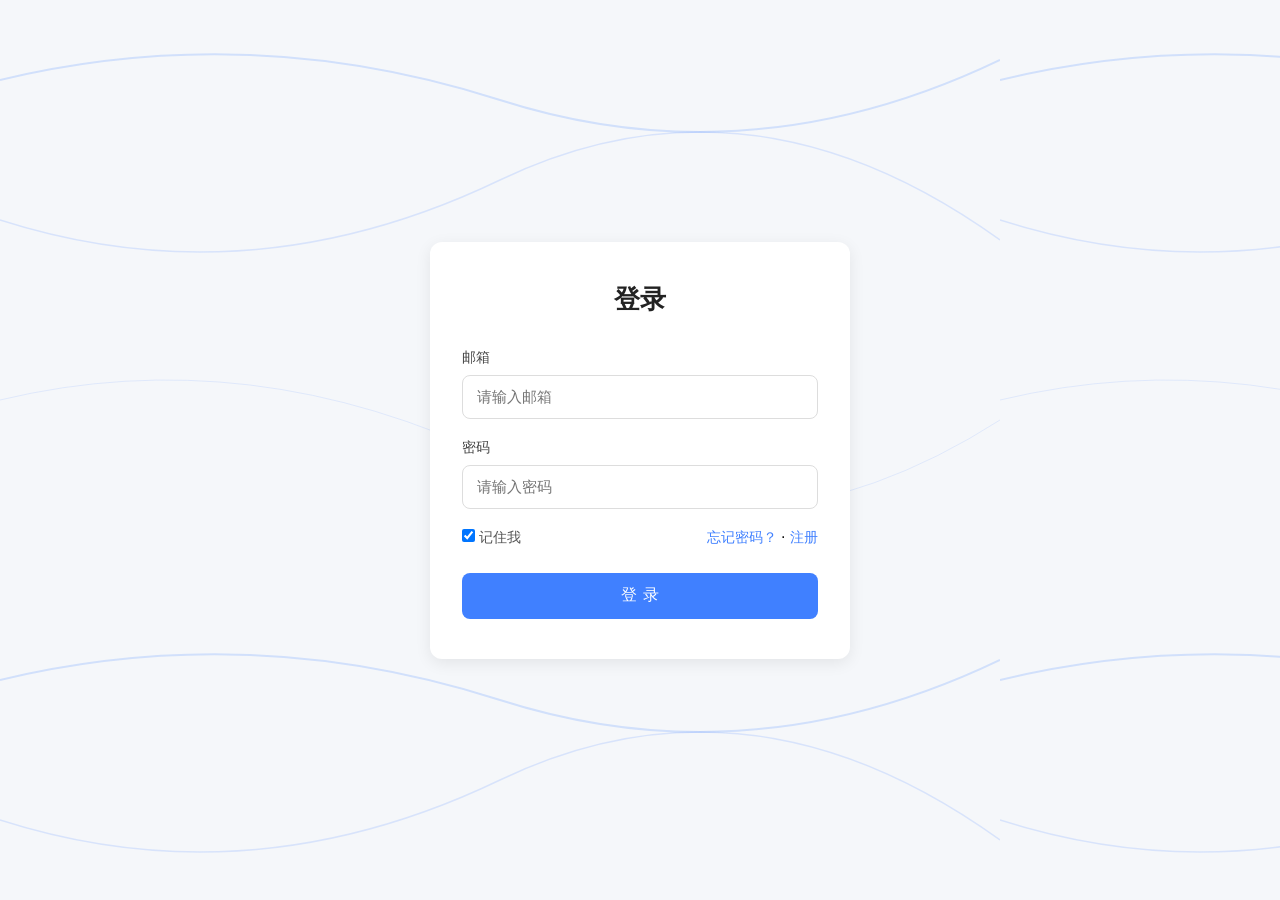
<file: history.html>
<!DOCTYPE html>
<html lang="zh-CN">
<head>
    <meta charset="UTF-8">
    <meta name="viewport" content="width=device-width, initial-scale=1.0">
    <title>历史习题·自成AI命题练习系统</title>
    <link rel="stylesheet" href="./css/common.css?v=20261003e">
    <link rel="stylesheet" href="./css/pages.css">
</head>
<body data-page="history">
    <header class="topbar">
        <div class="topbar-inner wrapper">
            <a class="brand" href="index.html"><span class="logo">智</span><span class="name">智能命题练习系统</span></a>
            <nav class="nav">
                <a href="index.html" data-nav="home">首页</a>
                <a href="bank.html" data-nav="bank">题库</a>
                <a href="real.html" data-nav="real">真题库</a>
                <a href="history.html" data-nav="history">历史习题</a>
                <a href="archives.html" data-nav="archives">试卷存档</a>
            </nav>
            <div class="user-box">
                <a class="user-home" href="profile.html" title="个人中心"><img src="./img/Users.png" alt=""><span class="uname">lilei</span></a>
                <a class="logout" href="users.html">退出</a>
            </div>
        </div>
    </header>

    <main class="wrapper">
        <div class="page-head">
            <h2>✅ 我的历史习题</h2>
            <p>线上作答自动归档、线下打印存档批量加入的题目统一进入本列表（按学科分类，仅存题目 ID 不重复存题）。点开任意题目可提交两类错误反馈，统一进入双 Agent 信誉分质控流程。</p>
        </div>

        <div class="card">
            <div class="flex-between mb16" style="flex-wrap:wrap;gap:12px;">
                <div class="chips" id="subject-tabs">
                    <label class="chip on" data-subject=""><input type="radio" name="htab" checked>全部学科</label>
                </div>
                <div class="flex" style="gap:10px;">
                    <select id="f-source" style="width:160px;">
                        <option value="">全部来源</option>
                        <option value="online">网页在线作答</option>
                        <option value="print">线下打印存档</option>
                    </select>
                    <select id="f-fb" style="width:170px;">
                        <option value="">全部反馈状态</option>
                        <option value="none">尚未反馈</option>
                        <option value="stem">已反馈题干错误</option>
                        <option value="stepA">已反馈步骤错误</option>
                    </select>
                </div>
            </div>

            <div class="q-list" id="history-list"></div>
            <div class="empty" id="history-empty" style="display:none;">
                <div class="icon">📝</div>
                <div class="mt8">该分类下暂无历史习题</div>
                <div class="mt16"><a class="btn btn-primary btn-sm" href="index.html">去组卷刷题 →</a>　<a class="btn btn-sm" href="archives.html">从试卷存档加入 →</a></div>
            </div>
        </div>
    </main>

    <!-- 题目详情 / 反馈弹窗 -->
    <div class="modal-mask" id="detail-modal">
        <div class="modal lg">
            <div class="modal-head"><h3>题目详情与错误反馈</h3><button class="modal-close" data-close-modal="detail-modal">×</button></div>
            <div class="modal-body" id="detail-body"></div>
            <div class="modal-foot">
                <button class="btn" data-close-modal="detail-modal">关闭</button>
            </div>
        </div>
    </div>

    <footer class="footer">自成·AI 命题练习系统 —— 用户反馈 + 双机器二次复核 · 线上线下全场景反馈闭环</footer>

    <script src="./js/data.js"></script>
    <script src="./js/common.js?v=20261003g"></script>
    <script src="./js/history.js"></script>
</body>
</html>
</file>
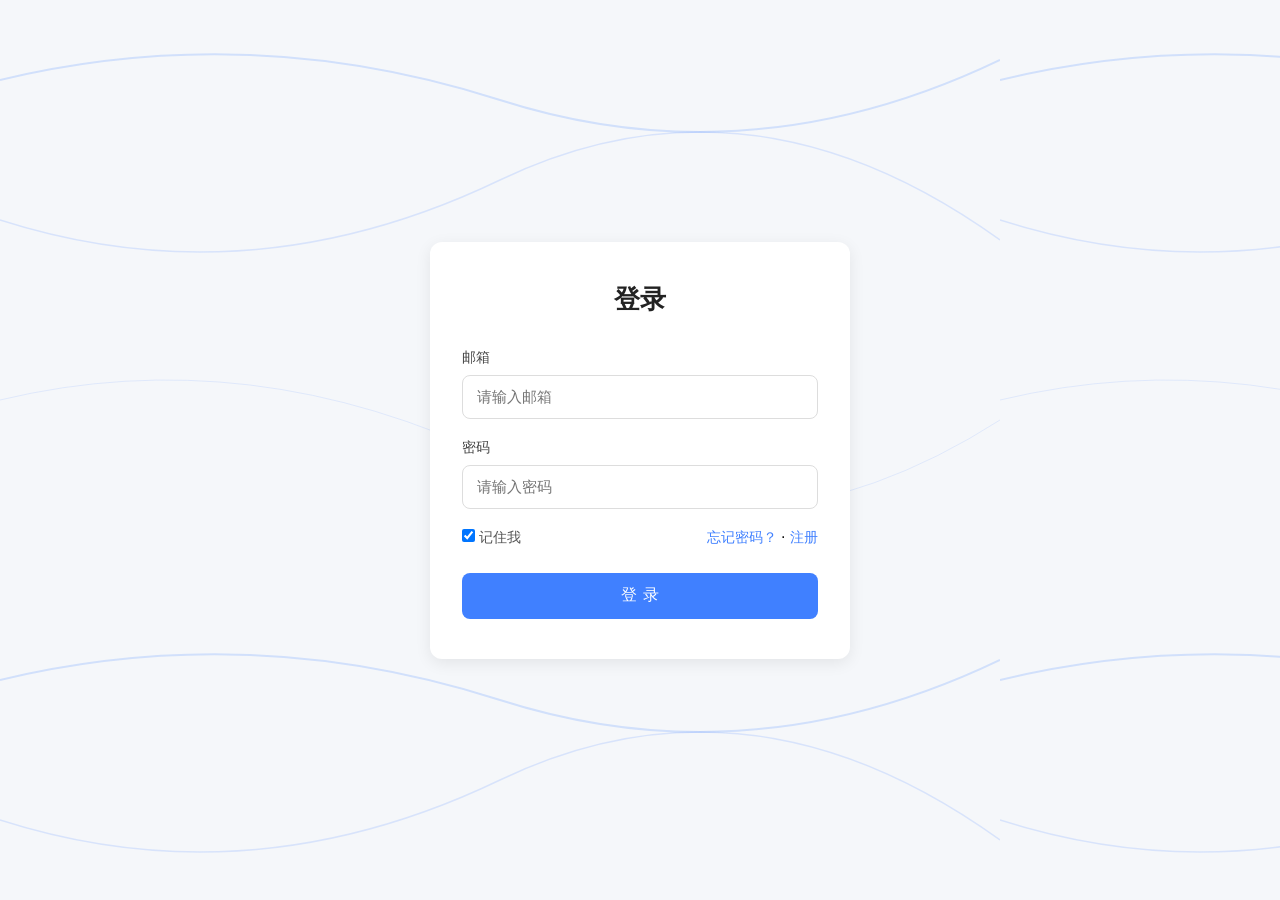
<file: profile.html>
<!DOCTYPE html>
<html lang="zh-CN">
<head>
    <meta charset="UTF-8">
    <meta name="viewport" content="width=device-width, initial-scale=1.0">
    <title>个人中心 - 智卷工坊</title>
    <link rel="stylesheet" href="./css/profile.css?v=20261004">
</head>
<body>
<div class="container">
    <a href="index.html" class="back">← 返回首页</a>
    <a href="javascript:void(0)" class="back" onclick="logout()">退出登录 →</a>
    <h1 style="margin:20px 0;">个人中心</h1>

    <!-- 头像 -->
    <div class="section">
        <h2>头像</h2>
        <div class="avatar-row">
            <div class="avatar" id="avatarPreview">👤</div>
            <div>
                <input type="file" id="avatarInput" accept="image/*" hidden>
                <button class="btn btn-secondary" onclick="document.getElementById('avatarInput').click()">更换头像</button>
                <div class="tip">头像仅保存在本地浏览器</div>
            </div>
        </div>
    </div>

    <!-- 名字 -->
    <div class="section">
        <h2>昵称</h2>
        <div class="row">
            <input type="text" id="nickname" placeholder="输入昵称">
        </div>
        <button class="btn btn-primary" onclick="saveNickname()">保存昵称</button>
        <div class="tip" id="nickTip"></div>
    </div>

    <!-- 密码修改 -->
    <div class="section">
        <h2>修改密码</h2>
        <div class="row">
            <label>邮箱</label>
            <input type="email" id="resetEmail" placeholder="注册时用的邮箱">
        </div>
        <div class="row">
            <label>验证码</label>
            <input type="text" id="resetCode" placeholder="邮箱收到的验证码">
        </div>
        <button class="btn btn-secondary" id="sendCodeBtn" onclick="sendCode()">发送验证码</button>
        <div class="tip tip-info" id="resetCodeTip" hidden></div>
        <div class="row" style="margin-top:12px;">
            <label>新密码</label>
            <input type="password" id="newPassword" placeholder="新密码">
        </div>
        <button class="btn btn-primary" onclick="resetPassword()">确认修改</button>
        <div class="tip" id="resetTip"></div>
    </div>
</div>

<script src="./js/common.js?v=20261003g"></script>
<script>
const CURRENT_USER = localStorage.getItem('aigame_user') || 'guest';
const AVATAR_KEY = 'aigame_avatar_' + CURRENT_USER;
const NICKNAME_KEY = 'aigame_nickname_' + CURRENT_USER;
const PWD_KEY = 'aigame_passwords';
const EMAIL_RE = /^[^\s@]+@[^\s@]+\.[^\s@]+$/;
let codeTimer = null;

// 统一页内提示（替代 alert，避免内嵌浏览器弹窗卡死关不掉）
function showInlineTip(el, msg, type) {
    el.hidden = false;
    el.textContent = msg;
    el.className = 'tip' + (type ? ' tip-' + type : '');
}

// 头像预览（按用户隔离）
document.getElementById('avatarInput').onchange = function(e) {
    const file = e.target.files[0];
    if (!file) return;
    const reader = new FileReader();
    reader.onload = function(ev) {
        document.getElementById('avatarPreview').innerHTML = '<img src="' + ev.target.result + '">';
        localStorage.setItem(AVATAR_KEY, ev.target.result);
    };
    reader.readAsDataURL(file);
};

// 页面加载时恢复当前用户数据（common.js 的登录门禁已保证未登录不会停留在本页）
window.onload = function() {
    if (!localStorage.getItem('aigame_user')) { location.replace('users.html'); return; }
    const savedAvatar = localStorage.getItem(AVATAR_KEY);
    if (savedAvatar) document.getElementById('avatarPreview').innerHTML = '<img src="' + savedAvatar + '">';
    const savedName = localStorage.getItem(NICKNAME_KEY);
    if (savedName) document.getElementById('nickname').value = savedName;
    document.getElementById('resetEmail').value = CURRENT_USER;
};

function saveNickname() {
    const tipEl = document.getElementById('nickTip');
    const name = document.getElementById('nickname').value.trim();
    if (!name) { showInlineTip(tipEl, '请输入昵称', 'error'); return; }
    localStorage.setItem(NICKNAME_KEY, name);
    showInlineTip(tipEl, '昵称已保存', 'success');
}

// 发送验证码：本地生成 6 位数字，按邮箱存储、5 分钟有效；演示版无邮件服务，直接显示在页内
function sendCode() {
    const tipEl = document.getElementById('resetTip');
    const codeTipEl = document.getElementById('resetCodeTip');
    const email = document.getElementById('resetEmail').value.trim();
    if (!EMAIL_RE.test(email)) { showInlineTip(tipEl, '请输入正确的邮箱地址', 'error'); return; }
    const tbl = JSON.parse(localStorage.getItem(PWD_KEY) || '{}');
    if (!tbl[email]) { showInlineTip(tipEl, '该邮箱未注册', 'error'); return; }
    tipEl.hidden = true;
    const code = String(Math.floor(100000 + Math.random() * 900000));
    localStorage.setItem('aigame_fp_code_' + email, JSON.stringify({ code: code, exp: Date.now() + 5 * 60 * 1000 }));
    showInlineTip(codeTipEl, '验证码已发送（演示版无邮件服务）：' + code + '，5 分钟内有效', 'info');
    const btn = document.getElementById('sendCodeBtn');
    let left = 60;
    btn.disabled = true;
    if (codeTimer) clearInterval(codeTimer);
    codeTimer = setInterval(() => {
        btn.textContent = '重新发送(' + left + 's)';
        left--;
        if (left < 0) { clearInterval(codeTimer); codeTimer = null; btn.disabled = false; btn.textContent = '发送验证码'; }
    }, 1000);
}

// 修改密码：校验验证码后写入本地密码表，全程页内提示，无弹窗
function resetPassword() {
    const tipEl = document.getElementById('resetTip');
    const codeTipEl = document.getElementById('resetCodeTip');
    const email = document.getElementById('resetEmail').value.trim();
    const code = document.getElementById('resetCode').value.trim();
    const pwd = document.getElementById('newPassword').value;
    if (!EMAIL_RE.test(email)) { showInlineTip(tipEl, '请输入正确的邮箱地址', 'error'); return; }
    if (!code || !pwd) { showInlineTip(tipEl, '请填写验证码和新密码', 'error'); return; }
    if (pwd.length < 6) { showInlineTip(tipEl, '密码不少于 6 位', 'error'); return; }
    let rec = null;
    try { rec = JSON.parse(localStorage.getItem('aigame_fp_code_' + email)); } catch (e) { }
    if (!rec || !rec.code) { showInlineTip(tipEl, '请先获取验证码', 'error'); return; }
    if (Date.now() > rec.exp) { showInlineTip(tipEl, '验证码已过期，请重新发送', 'error'); return; }
    if (code !== rec.code) { showInlineTip(tipEl, '验证码错误', 'error'); return; }
    const tbl = JSON.parse(localStorage.getItem(PWD_KEY) || '{}');
    tbl[email] = pwd;
    localStorage.setItem(PWD_KEY, JSON.stringify(tbl));
    localStorage.removeItem('aigame_fp_code_' + email);
    if (codeTimer) { clearInterval(codeTimer); codeTimer = null; }
    codeTipEl.hidden = true;
    document.getElementById('newPassword').value = '';
    document.getElementById('resetCode').value = '';
    showInlineTip(tipEl, '密码修改成功，下次登录请使用新密码', 'success');
}

// 退出登录：记住账号用于预填充，清除登录态并跳转登录页
function logout() {
    localStorage.setItem('aigame_last_login', CURRENT_USER);
    localStorage.removeItem('aigame_user');
    location.href = 'users.html';
}
</script>
</body>
</html>
</file>
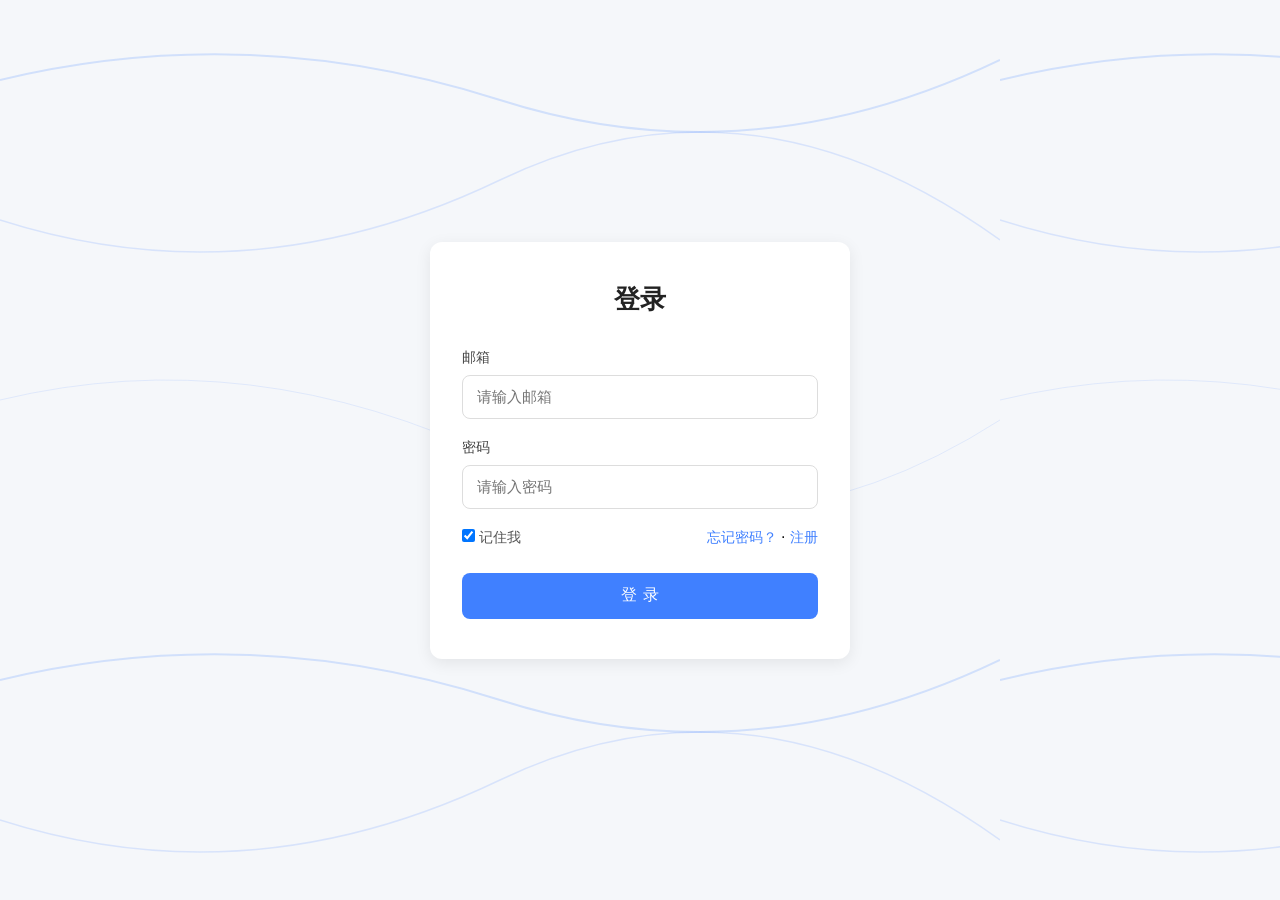
<file: real.html>
<!DOCTYPE html>
<html lang="zh-CN">
<head>
    <meta charset="UTF-8">
    <meta name="viewport" content="width=device-width, initial-scale=1.0">
    <title>真题库·自成AI命题练习系统</title>
    <link rel="stylesheet" href="./css/common.css?v=20261003e">
    <link rel="stylesheet" href="./css/pages.css">
</head>
<body data-page="real">
    <header class="topbar">
        <div class="topbar-inner wrapper">
            <a class="brand" href="index.html"><span class="logo">智</span><span class="name">智能命题练习系统</span></a>
            <nav class="nav">
                <a href="index.html" data-nav="home">首页</a>
                <a href="bank.html" data-nav="bank">题库</a>
                <a href="real.html" data-nav="real">真题库</a>
                <a href="history.html" data-nav="history">历史习题</a>
                <a href="archives.html" data-nav="archives">试卷存档</a>
            </nav>
            <div class="user-box">
                <a class="user-home" href="profile.html" title="个人中心"><img src="./img/Users.png" alt=""><span class="uname">lilei</span></a>
                <a class="logout" href="users.html">退出</a>
            </div>
        </div>
    </header>

    <main class="wrapper">
        <div class="page-head">
            <h2>📝 真题库专区</h2>
            <p>独立真题库与 AI 生成题库隔离存储(ID第3段以1标识)支持单题勾选、批量多选，可单独组卷，也可搭配 AI 仿造变式题混合组卷。</p>
        </div>

        <div class="card">
            <div class="tabs">
                <div class="tab on" data-tab="list">真题浏览与组卷</div>
                <div class="tab" data-tab="tpl">真题套卷模板</div>
            </div>

            <!-- 列表 Tab -->
            <div id="tab-list">
                <div class="flex-between mb16" style="flex-wrap:wrap;gap:10px;">
                    <div class="flex" style="gap:10px;flex-wrap:wrap;">
                        <select id="f-subject" style="width:150px;"></select>
                        <input type="text" id="f-kw" placeholder="检索题干 / 题目ID" style="width:260px;">
                    </div>
                    <div class="flex" style="gap:8px;flex-wrap:wrap;">
                        <button class="btn" id="btn-import-text">✍️ 手动文本录入</button>
                        <button class="btn" id="btn-import-doc">📄 上传 Word / TXT</button>
                        <button class="btn" id="btn-import-img">📷 图片 AI 识别</button>
                        <button class="btn btn-success btn-sm" id="btn-save-tpl">💾 勾选真题存为套卷模板</button>
                    </div>
                </div>

                <div class="q-list" id="real-list"></div>
                <div class="empty" id="real-empty" style="display:none;">
                    <div class="icon">📭</div><div class="mt8">该学科暂无真题，可通过右上角三种渠道录入</div>
                </div>
            </div>

            <!-- 模板 Tab -->
            <div id="tab-tpl" style="display:none;">
                <p class="muted small mb16">保存录入的真题套卷模板，支持一键复用快速生成多套仿造模拟卷（低 / 中 / 高三档相似度）。</p>
                <div class="tpl-grid" id="tpl-grid"></div>
            </div>
        </div>
    </main>

    <!-- 底部选择操作条 -->
    <div class="select-action-bar" id="action-bar">
        <span>已选真题 <span class="cnt" id="sel-count">0</span> 道</span>
        <button class="btn btn-sm btn-accent" id="btn-paper-real">📝 用所选真题单独组卷</button>
        <button class="btn btn-sm btn-primary" id="btn-paper-mix">🎭 真题 + AI 仿造混合组卷</button>
        <button class="btn btn-sm" id="btn-sel-clear">取消选择</button>
    </div>

    <!-- 手动文本录入 -->
    <div class="modal-mask" id="text-modal">
        <div class="modal lg">
            <div class="modal-head"><h3>✍️ 手动文本录入真题（支持批量粘贴，系统自动分割多题）</h3><button class="modal-close" data-close-modal="text-modal">×</button></div>
            <div class="modal-body">
                <div class="form-row">
                    <div style="max-width:200px;">
                        <label class="fld-label">所属学科</label>
                        <select id="text-subject"></select>
                    </div>
                    <div>
                        <label class="fld-label">批量粘贴区（格式：题号. 题干；选项每行一个；“答案：”“解析：”标注）</label>
                        <textarea id="text-area" style="min-height:150px;" placeholder="1. 下列命题为真的是（ ）&#10;A. ...  B. ...  C. ...  D. ...&#10;答案：C&#10;解析：……&#10;&#10;2. 设 R 是集合 A 上的二元关系，若 R 自反、对称、传递，则 R 是______。&#10;答案：等价关系"></textarea>
                    </div>
                </div>
                <button class="btn btn-primary btn-sm" id="text-parse">🔍 自动分割识别</button>
                <div class="table-wrap mt16">
                    <table class="tbl import-table" id="text-preview"></table>
                </div>
                <div class="import-result" id="text-result"></div>
            </div>
            <div class="modal-foot">
                <button class="btn" data-close-modal="text-modal">取消</button>
                <button class="btn btn-primary" id="text-confirm">确认导入真题库</button>
            </div>
        </div>
    </div>

    <!-- 文档上传 -->
    <div class="modal-mask" id="doc-modal">
        <div class="modal">
            <div class="modal-head"><h3>📄 Word / TXT 文档上传导入</h3><button class="modal-close" data-close-modal="doc-modal">×</button></div>
            <div class="modal-body">
                <div class="upload-zone" id="doc-zone">
                    <div class="uz-icon">📎</div>
                    <div><b>点击选择</b> 或将 .docx / .doc / .txt 真题文档拖拽到此处</div>
                    <div class="small mt8">内置文本解析器自动拆分题干、选项、答案</div>
                    <input type="file" id="doc-file" accept=".doc,.docx,.txt" style="display:none;">
                </div>
                <div id="doc-progress" style="display:none;" class="mt16">
                    <div class="flex mb8"><span class="small" id="doc-step">正在上传文档…</span><span class="small muted" id="doc-pct">0%</span></div>
                    <div style="height:6px;background:#eef1f5;border-radius:3px;overflow:hidden;"><div id="doc-bar" style="height:100%;width:0;background:var(--primary);transition:width .2s;"></div></div>
                </div>
                <div class="table-wrap mt16" id="doc-result-wrap" style="display:none;">
                    <div class="small muted mb8">识别结果预览（<span style="color:var(--warning);">橙色行</span>为识别失败的残缺题，请手动补全后再导入）：</div>
                    <table class="tbl import-table" id="doc-preview"></table>
                </div>
            </div>
            <div class="modal-foot">
                <button class="btn" data-close-modal="doc-modal">取消</button>
                <button class="btn btn-primary" id="doc-confirm" disabled>补全并导入真题库</button>
            </div>
        </div>
    </div>

    <!-- 图片 AI 识别 -->
    <div class="modal-mask" id="img-modal">
        <div class="modal lg">
            <div class="modal-head"><h3>📷 拍照 / 图片 AI 识别（识别后生成可编辑 Word，支持几何配图修改）</h3><button class="modal-close" data-close-modal="img-modal">×</button></div>
            <div class="modal-body">
                <div class="form-grid">
                    <div>
                        <div class="upload-zone" id="img-zone">
                            <div class="uz-icon">📸</div>
                            <div><b>点击上传</b> 真题照片 / 截图</div>
                            <div class="small mt8">支持 JPG / PNG，可拍整页试卷</div>
                            <input type="file" id="img-file" accept="image/*" style="display:none;">
                        </div>
                        <div id="img-steps" class="steps-v mt16" style="display:none;"></div>
                    </div>
                    <div>
                        <label class="fld-label">AI 识别生成的 Word 内容（可直接修改）</label>
                        <textarea id="img-word" style="min-height:300px;display:none;" placeholder="识别结果将出现在这里，可编辑…"></textarea>
                        <div id="img-placeholder" class="empty" style="padding:60px 10px;">
                            <div class="icon">🖼️</div><div class="mt8">上传图片后，识别结果将在此生成可编辑 Word 文本</div>
                        </div>
                        <div class="mt8 small muted" id="img-fig-note" style="display:none;">
                            📐 已检测到 <b>1 处几何配图</b>，已在题目下方插入占位图位【几何配图：可点击替换 / 标注修改】。
                        </div>
                    </div>
                </div>
            </div>
            <div class="modal-foot">
                <button class="btn" data-close-modal="img-modal">取消</button>
                <button class="btn btn-primary" id="img-confirm" disabled>确认修改并导入真题库</button>
            </div>
        </div>
    </div>

    <!-- 仿造组卷配置 -->
    <div class="modal-mask" id="imitate-modal">
        <div class="modal sm">
            <div class="modal-head"><h3>🎭 仿造组卷配置</h3><button class="modal-close" data-close-modal="imitate-modal">×</button></div>
            <div class="modal-body">
                <div class="mb16">
                    <label class="fld-label">相似度档位</label>
                    <div class="seg-cards" id="im-similarity">
                        <div class="seg-card" data-v="low"><div class="seg-t">低</div><div class="seg-d">同知识点异构</div></div>
                        <div class="seg-card on" data-v="mid"><div class="seg-t">中</div><div class="seg-d">保留框架换考查点</div></div>
                        <div class="seg-card" data-v="high"><div class="seg-t">高</div><div class="seg-d">贴近真题风格</div></div>
                    </div>
                </div>
                <div class="mb16">
                    <label class="fld-label">每道真题搭配仿造变式题数量</label>
                    <input type="number" id="im-count" min="0" max="3" value="1">
                </div>
                <div class="mb16">
                    <label class="fld-label">仿造约束</label>
                    <div class="chips accent">
                        <label class="chip on"><input type="checkbox" checked value="number">更换数字</label>
                        <label class="chip on"><input type="checkbox" checked value="scene">更换场景</label>
                        <label class="chip on"><input type="checkbox" checked value="angle">更换提问角度</label>
                    </div>
                </div>
                <div class="small muted">仿造题生成后将自动与参考真题、库内试题查重，相似度超标自动重生成；新题初始信誉分为 0。</div>
            </div>
            <div class="modal-foot">
                <button class="btn" data-close-modal="imitate-modal">取消</button>
                <button class="btn btn-primary" id="im-confirm">启动仿造流水线组卷</button>
            </div>
        </div>
    </div>

    <footer class="footer">自成 · AI 命题练习系统 —— 真题智能仿造流水线 · 三档相似度批量生成变式习题</footer>

    <script src="./js/data.js"></script>
    <script src="./js/common.js?v=20261003g"></script>
    <script src="./js/real.js?v=20261002b"></script>
</body>
</html>
</file>
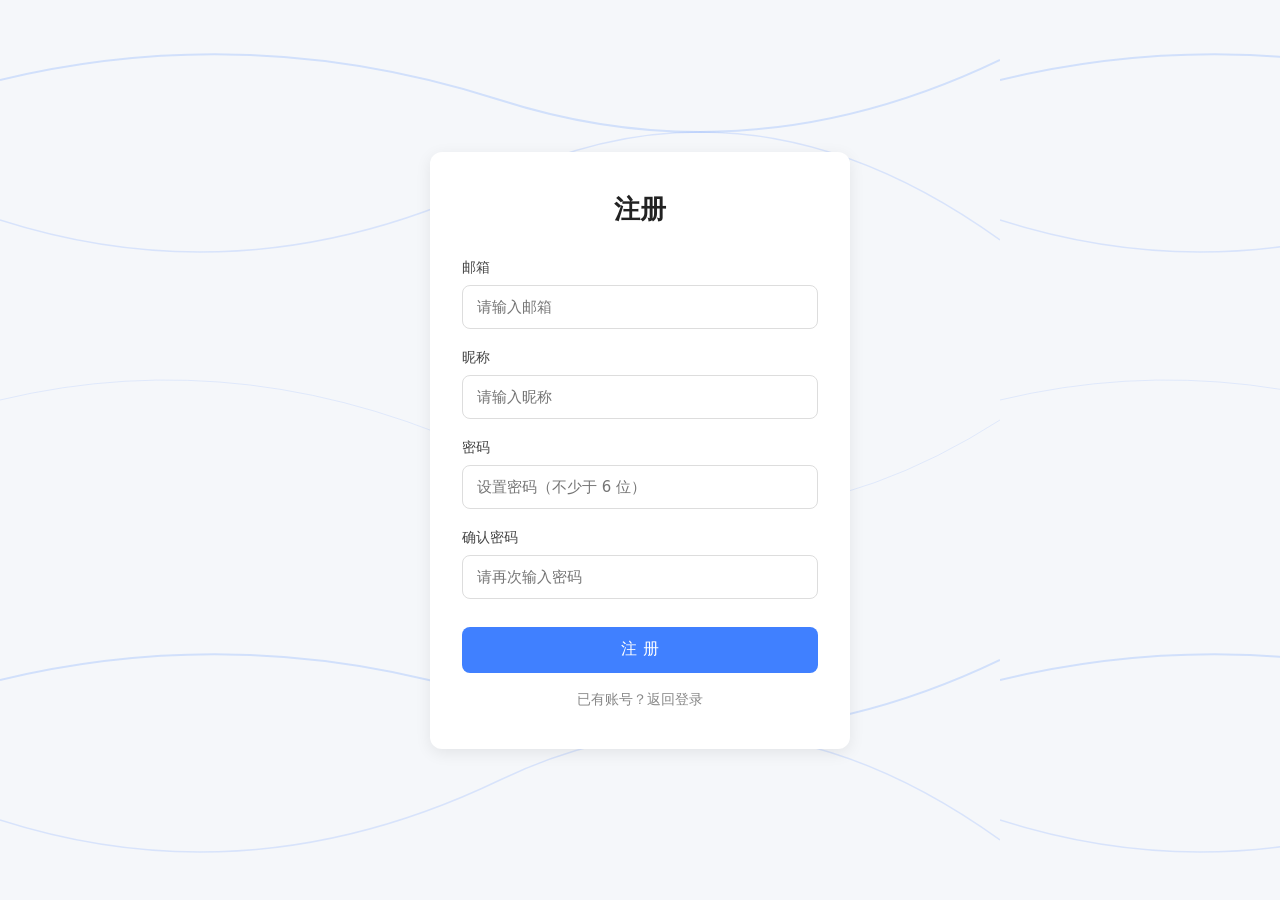
<file: register.html>
<!DOCTYPE html>
<html lang="en">
<head>
    <meta charset="UTF-8">
    <meta name="viewport" content="width=device-width, initial-scale=1.0">
    <title>注册</title>
    <link rel="stylesheet" href="./css/register.css?v=20261004">
</head>
<body>
    <div class="loginWrappertwo">
        <div class="title-brand">
            <h2>注册</h2>
        </div>
        <form id="formRegister" onsubmit="return false;">
        <div class="form-item">
            <label>邮箱</label>
            <input type="text" id="reg-account" placeholder="请输入邮箱" autocomplete="username">
        </div>
        <div class="form-item">
            <label>昵称</label>
            <input type="text" id="reg-name" placeholder="请输入昵称">
        </div>
        <div class="form-item">
            <label>密码</label>
            <input type="password" id="reg-pwd" placeholder="设置密码（不少于 6 位）" autocomplete="new-password">
        </div>
        <div class="form-item">
            <label>确认密码</label>
            <input type="password" id="reg-pwd2" placeholder="请再次输入密码" autocomplete="new-password">
        </div>
        <div class="form-msg form-msg-error" id="reg-tip" hidden></div>
        <button type="button" class="login-btn" id="btn-register">注 册</button>
        </form>
        <a class="back-link" href="./users.html">已有账号？返回登录</a>
    </div>

    <script>
        (function () {
            const tipEl = document.getElementById('reg-tip');
            const showTip = msg => {
                tipEl.hidden = false;
                tipEl.textContent = msg;
            };
            document.getElementById('btn-register').addEventListener('click', () => {
                const acc = document.getElementById('reg-account').value.trim();
                const name = document.getElementById('reg-name').value.trim();
                const pwd = document.getElementById('reg-pwd').value.trim();
                const pwd2 = document.getElementById('reg-pwd2').value.trim();
                if (!acc) { showTip('请输入邮箱'); return; }
                if (!/^[^\s@]+@[^\s@]+\.[^\s@]+$/.test(acc)) { showTip('请输入正确邮箱地址'); return; }
                if (!name) { showTip('请输入昵称'); return; }
                if (pwd.length < 6) { showTip('密码不少于 6 位'); return; }
                if (pwd !== pwd2) { showTip('两次输入的密码不一致'); return; }

                let tbl = {};
                try { tbl = JSON.parse(localStorage.getItem('aigame_passwords') || '{}'); } catch (e) { tbl = {}; }
                if (tbl[acc]) { showTip('该邮箱已注册，请直接登录'); return; }
                tbl[acc] = pwd;
                localStorage.setItem('aigame_passwords', JSON.stringify(tbl));
                localStorage.setItem('aigame_nickname_' + acc, name);
                localStorage.setItem('aigame_user', acc);
                localStorage.setItem('aigame_last_login', acc);
                location.href = 'index.html';
            });
        })();
    </script>
</body>
</html>
</file>
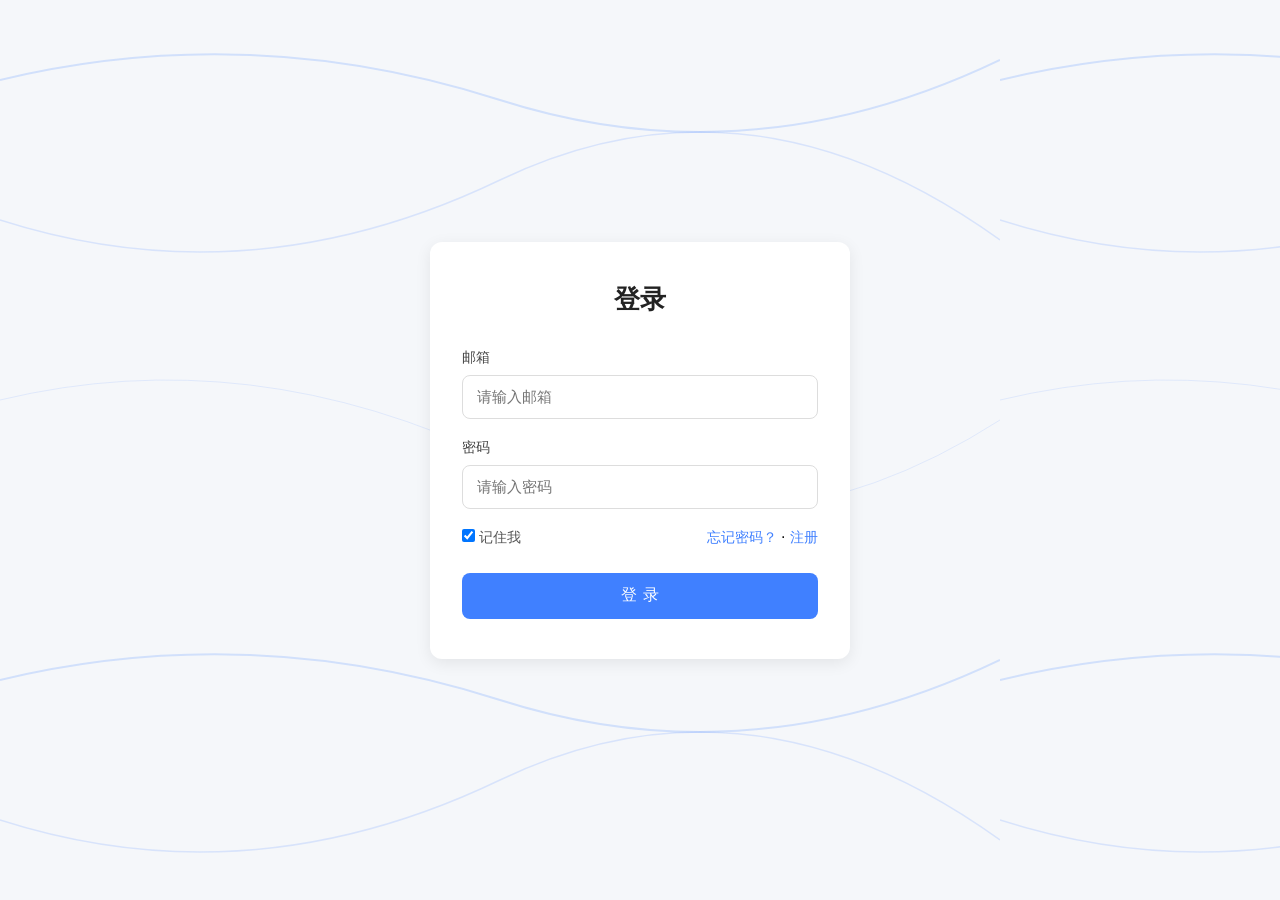
<file: users.html>
<!DOCTYPE html>
<html lang="zh-CN">
<head>
    <meta charset="UTF-8">
    <meta name="viewport" content="width=device-width, initial-scale=1.0">
    <title>登录</title>
    <link rel="stylesheet" href="./css/users.css?v=20261004">
</head>
<body>
    <div class="loginWrapper">
        <div class="titleBrand">
            <h2>登录</h2>
        </div>
        <form id="form-login" onsubmit="return false;">
            <div class="banner">
                <label>邮箱</label>
                <input type="text" id="login-account" placeholder="请输入邮箱">
            </div>
            <div class="banner">
                <label>密码</label>
                <input type="password" id="login-pwd" placeholder="请输入密码">
            </div>
            <div class="form-extra">
                <label class="remember"><input type="checkbox" checked> 记住我</label>
                <span><a href="./forgot.html">忘记密码？</a> · <a href="./register.html">注册</a></span>
            </div>
            <div class="form-msg form-msg-error" id="login-tip" hidden></div>
            <button type="button" class="login-btn" id="btn-login">登 录</button>
        </form>
    </div>

    <script>
        (function () {
            const accEl = document.getElementById('login-account');
            const pwdEl = document.getElementById('login-pwd');
            const tipEl = document.getElementById('login-tip');
            const showTip = msg => { tipEl.hidden = false; tipEl.textContent = msg; };
            // 退出后回到本页：预填充上次登录的账号与密码；并预置体验账号 lilei/123456
            try {
                const tbl = JSON.parse(localStorage.getItem('aigame_passwords') || '{}');
                if (!tbl.lilei) {
                    tbl.lilei = '123456';
                    localStorage.setItem('aigame_passwords', JSON.stringify(tbl));
                }
                const last = localStorage.getItem('aigame_last_login') || '';
                if (last) {
                    accEl.value = last;
                    if (tbl[last]) pwdEl.value = tbl[last];
                }
            } catch (e) { /* 预填充失败不阻塞登录 */ }
            document.getElementById('btn-login').addEventListener('click', () => {
                const acc = accEl.value.trim();
                const pwd = pwdEl.value.trim();
                if (!acc || !pwd) { showTip('请输入账号和密码'); return; }
                // 邮箱格式校验（lilei 为内置体验账号，豁免邮箱格式）
                if (acc !== 'lilei' && !/^[^\s@]+@[^\s@]+\.[^\s@]+$/.test(acc)) { showTip('请输入正确邮箱地址'); return; }
                let tbl = {};
                try { tbl = JSON.parse(localStorage.getItem('aigame_passwords') || '{}'); } catch (e) { }
                if (!tbl[acc]) { showTip('该账号未注册，请先注册'); return; }
                if (tbl[acc] !== pwd) { showTip('密码错误，可点「忘记密码」通过邮箱验证码重置'); return; }
                localStorage.setItem('aigame_user', acc);
                localStorage.setItem('aigame_last_login', acc); // 下次进入登录页预填充
                location.href = 'index.html';
            });
        })();
    </script>
</body>
</html>
</file>
<file: css/common.css>
/* ============================================================
   自成 · AI 命题练习系统 —— 全站共享样式
   ============================================================ */
* {
    margin: 0;
    padding: 0;
    box-sizing: border-box;
}

:root {
    --primary: #0460bc;
    --primary-dark: #034d96;
    --primary-light: #e8f2fc;
    --accent: #f5ad29;
    --accent-dark: #d9930f;
    --success: #18a058;
    --success-bg: #e6f7ee;
    --danger: #d03050;
    --danger-bg: #fdeef1;
    --warning: #f0a020;
    --warning-bg: #fdf6ec;
    --info: #2080f0;
    --text-1: #1f2733;
    --text-2: #4e5969;
    --text-3: #86909c;
    --border: #e5e6eb;
    --backpage: #f3f5f9;
    --backcolor: #ffffff;
    --radius: 12px;
    --shadow: 0 2px 12px rgba(31, 39, 51, .08);
    --shadow-lg: 0 8px 30px rgba(31, 39, 51, .16);
}

body{
    font-family: "PingFang SC", "Microsoft YaHei", "Helvetica Neue", Arial, sans-serif;
    background: var(--backpage);
    color: var(--text-1);
    font-size: 14px;
    line-height: 1.6;
}

li{
    list-style: none;
}

a{
    text-decoration: none;
    color: inherit;
}

button{
    font-family: inherit;
}

.wrapper{
    width: 1200px;
    max-width: 94%;margin: 0 auto;
}

.clearfix::before,.clearfix::after{
    content: "";
    display: table;
}

.clearfix::after{
    clear: both;
}

/* ---------------- 顶部导航 ---------------- */
.topbar{
    background: var(--primary);
    box-shadow: 0 2px 8px rgba(4, 96, 188, .25);
    position: sticky;
    top: 0;
    z-index: 100;
}

.topbar-inner{
    height: 56px;
    display: flex;
    align-items: center;
}

.brand{
    display: flex;
    align-items: center;
    gap: 10px;
    color: #fff;
    margin-right: 40px;
    flex-shrink: 0;
}

.logo{
    width: 34px; height: 34px;
    background: #fff;
    color: var(--primary);
    border-radius: 8px;
    display: flex; align-items: center; justify-content: center;
    font-size: 20px; font-weight: 800;
}

.name{
    font-size: 17px;
    font-weight: 700;
    letter-spacing: .5px;
    white-space: nowrap;
}

.nav{
    display: flex;
    gap: 4px;
    flex: 1;
}

.nav a{
    color: rgba(255, 255, 255, .82);
    padding: 0 16px;
    height: 56px;
    line-height: 56px;
    font-size: 15px;
    border-bottom: 3px solid transparent;
    transition: all .15s;
}
.nav a:hover{
    color: #fff;
    background: rgba(255, 255, 255, .08);
}

.nav a.active{
    color: #fff;
    border-bottom-color: var(--accent);
    font-weight: 600;
}

.user-box{
    display: flex;
    align-items: center;
    gap: 10px;
    color: #fff; flex-shrink: 0;
}

.user-box img{
    width: 28px;
    height: 28px;
    border-radius: 50%;
    background: #fff;
    padding: 2px;
}

.user-box .uname{
    font-size: 14px;
}

.user-box .user-home{
    display: flex;
    align-items: center;
    gap: 10px;
    color: #fff;
    cursor: pointer;
}
.user-box .user-home:hover .uname{ text-decoration: underline; }

.user-box .logout{
    font-size: 12px;
    color: rgba(255,255,255,.75);
    border: 1px solid rgba(255,255,255,.4);
    padding: 2px 10px;
    border-radius: 20px;
    transition: all .15s;
}
.user-box .logout:hover{
    color: #fff;
    border-color: #fff;
}

/* ---------------- 页面标题区 ---------------- */
.page-head{
    padding: 26px 0 16px;
}

.page-head h2{
    font-size: 22px;
    font-weight: 700;
}
.page-head p{
    color: var(--text-3);
    margin-top: 6px;
    font-size: 13px;
}

/* ---------------- 卡片 / 面板 ---------------- */
.card {
    background: var(--backcolor);
    border-radius: var(--radius);
    box-shadow: var(--shadow);
    padding: 22px 24px;
    margin-bottom: 18px;
}
.card-title {
    font-size: 16px;
    font-weight: 700;
    margin-bottom: 18px;
    display: flex;
    align-items: center;
    gap: 8px;
}
.card-title::before {
    content: "";
    width: 4px; height: 16px;
    background: var(--primary);
    border-radius: 2px;
}
.card-title .sub{
    font-size: 12px;
    color: var(--text-3); font-weight: 400; margin-left: 6px; }
.card-title .right { margin-left: auto; }

/* ---------------- 按钮 ---------------- */
.btn {
    display: inline-flex;
    align-items: center;
    justify-content: center;
    gap: 6px;
    height: 36px;
    padding: 0 18px;
    border: 1px solid var(--border);
    border-radius: 8px;
    background: #fff;
    color: var(--text-2);
    font-size: 14px;
    cursor: pointer;
    transition: all .15s;
    white-space: nowrap;
}
.btn:hover { border-color: var(--primary); color: var(--primary); }
.btn-primary { background: var(--primary); border-color: var(--primary); color: #fff; }
.btn-primary:hover { background: var(--primary-dark); border-color: var(--primary-dark); color: #fff; }
.btn-accent { background: var(--accent); border-color: var(--accent); color: #5c3c00; font-weight: 600; }
.btn-accent:hover { background: var(--accent-dark); border-color: var(--accent-dark); color: #fff; }
.btn-danger { color: var(--danger); border-color: #f3b9c4; }
.btn-danger:hover { background: var(--danger); border-color: var(--danger); color: #fff; }
.btn-success { color: var(--success); border-color: #a5d8bc; }
.btn-success:hover { background: var(--success); border-color: var(--success); color: #fff; }
.btn-sm { height: 28px; padding: 0 12px; font-size: 12px; border-radius: 6px; }
.btn-lg { height: 46px; padding: 0 34px; font-size: 16px; border-radius: 10px; }
.btn:disabled { opacity: .5; cursor: not-allowed; }
.btn-block { width: 100%; }

/* ---------------- 表单元素 ---------------- */
label.fld-label {
    display: block;
    font-size: 13px;
    color: var(--text-2);
    margin-bottom: 8px;
    font-weight: 600;
}
input[type=text], input[type=number], input[type=password], select, textarea {
    width: 100%;
    border: 1px solid var(--border);
    border-radius: 8px;
    padding: 9px 12px;
    font-size: 14px;
    font-family: inherit;
    color: var(--text-1);
    background: #fff;
    transition: border-color .15s, box-shadow .15s;
}
input:focus, select:focus, textarea:focus {
    outline: none;
    border-color: var(--primary);
    box-shadow: 0 0 0 3px rgba(4, 96, 188, .12);
}
textarea { resize: vertical; min-height: 80px; }
select { cursor: pointer; }

.form-row { display: flex; gap: 18px; margin-bottom: 18px; }
.form-row > div { flex: 1; }
.form-grid { display: grid; grid-template-columns: repeat(2, 1fr); gap: 18px; }

/* 复选 / 单选 chips */
.chips { display: flex; flex-wrap: wrap; gap: 8px; }
.chip {
    border: 1px solid var(--border);
    background: #fff;
    border-radius: 20px;
    padding: 6px 15px;
    font-size: 13px;
    color: var(--text-2);
    cursor: pointer;
    user-select: none;
    transition: all .12s;
}
.chip:hover { border-color: var(--primary); color: var(--primary); }
.chip.on {
    background: var(--primary-light);
    border-color: var(--primary);
    color: var(--primary);
    font-weight: 600;
}
.chip.accent.on { background: #fdf3e0; border-color: var(--accent); color: var(--accent-dark); }
.chip input { display: none; }

/* ---------------- 徽章 ---------------- */
.badge {
    display: inline-block;
    padding: 2px 9px;
    border-radius: 20px;
    font-size: 12px;
    line-height: 18px;
    font-weight: 600;
    white-space: nowrap;
}
.badge-blue { background: var(--primary-light); color: var(--primary); }
.badge-green { background: var(--success-bg); color: var(--success); }
.badge-red { background: var(--danger-bg); color: var(--danger); }
.badge-orange { background: var(--warning-bg); color: var(--warning); }
.badge-gray { background: #f2f3f5; color: var(--text-3); }
.badge-purple { background: #f3edfd; color: #7048d8; }

/* 信誉分 */
.score { font-weight: 700; font-variant-numeric: tabular-nums; }
.score.pos { color: var(--success); }
.score.neg { color: var(--danger); }
.score.zero { color: var(--text-3); }

/* ---------------- 表格 ---------------- */
.table-wrap { overflow-x: auto; }
table.tbl { width: 100%; border-collapse: collapse; font-size: 13px; }
.tbl th {
    text-align: left;
    background: #f7f9fc;
    color: var(--text-2);
    font-weight: 600;
    padding: 11px 14px;
    border-bottom: 1px solid var(--border);
    white-space: nowrap;
}
.tbl td { padding: 12px 14px; border-bottom: 1px solid #f0f1f4; vertical-align: middle; }
.tbl tr:hover td { background: #fafcff; }
.tbl .mono { font-family: Consolas, Menlo, monospace; font-size: 12px; color: var(--primary); }
.tbl .stem-cell { max-width: 320px; overflow: hidden; text-overflow: ellipsis; white-space: nowrap; }

/* ---------------- 选项卡 ---------------- */
.tabs { display: flex; gap: 4px; border-bottom: 1px solid var(--border); margin-bottom: 20px; }
.tab {
    padding: 10px 22px;
    cursor: pointer;
    font-size: 15px;
    color: var(--text-2);
    border-bottom: 3px solid transparent;
    margin-bottom: -1px;
    transition: all .12s;
}
.tab:hover { color: var(--primary); }
.tab.on { color: var(--primary); font-weight: 700; border-bottom-color: var(--primary); }

/* ---------------- 弹窗 ---------------- */
.modal-mask {
    position: fixed; inset: 0;
    background: rgba(15, 25, 40, .5);
    display: none;
    align-items: center;
    justify-content: center;
    z-index: 1000;
    padding: 30px;
}
.modal-mask.show { display: flex; }
.modal {
    background: #fff;
    border-radius: 14px;
    width: 720px;
    max-width: 100%;
    max-height: 88vh;
    display: flex;
    flex-direction: column;
    box-shadow: var(--shadow-lg);
    animation: modalIn .18s ease;
}
.modal.sm { width: 460px; }
.modal.lg { width: 980px; }
@keyframes modalIn { from { transform: translateY(14px); opacity: 0; } to { transform: none; opacity: 1; } }
.modal-head {
    padding: 18px 24px;
    border-bottom: 1px solid var(--border);
    display: flex; align-items: center;
}
.modal-head h3 { font-size: 17px; flex: 1; }
.modal-close {
    border: none; background: none;
    font-size: 22px; color: var(--text-3);
    cursor: pointer; line-height: 1;
    width: 32px; height: 32px; border-radius: 6px;
}
.modal-close:hover { background: #f2f3f5; color: var(--text-1); }
.modal-body { padding: 22px 24px; overflow-y: auto; }
.modal-foot {
    padding: 14px 24px;
    border-top: 1px solid var(--border);
    display: flex;
    justify-content: flex-end;
    gap: 10px;
}

/* ---------------- Toast 轻提示 ---------------- */
.toast-wrap { position: fixed; top: 76px; left: 50%; transform: translateX(-50%); z-index: 2000; display: flex; flex-direction: column; gap: 10px; align-items: center; }
.toast {
    background: rgba(31, 39, 51, .92);
    color: #fff;
    padding: 10px 20px;
    border-radius: 8px;
    font-size: 14px;
    box-shadow: var(--shadow-lg);
    animation: toastIn .2s ease;
    display: flex; align-items: center; gap: 8px;
}
.toast.success {
    background: rgba(24, 160, 88, .95); }
.toast.error { background: rgba(208, 48, 80, .95); }
.toast.warn { background: rgba(240, 160, 32, .95); }
@keyframes toastIn { from { transform: translateY(-10px); opacity: 0; } to { transform: none; opacity: 1; } }

/* ---------------- 统计卡片 ---------------- */
.stat-grid { display: grid; grid-template-columns: repeat(4, 1fr); gap: 16px; margin-bottom: 18px; }
.stat-card {
    background: #fff;
    border-radius: var(--radius);
    box-shadow: var(--shadow);
    padding: 20px;
    display: flex;
    align-items: center;
    gap: 16px;
}
.stat-icon {
    width: 48px; height: 48px;
    border-radius: 12px;
    display: flex; align-items: center; justify-content: center;
    font-size: 22px;
    flex-shrink: 0;
}
.stat-card .num { font-size: 24px; font-weight: 800; line-height: 1.2; }
.stat-card .lbl { font-size: 13px; color: var(--text-3); }

/* ---------------- 通用小工具 ---------------- */
.muted { color: var(--text-3); }
.small { font-size: 12px; }
.mt8 { margin-top: 8px; } .mt16 { margin-top: 16px; } .mt24 { margin-top: 24px; }
.mb8 { margin-bottom: 8px; } .mb16 { margin-bottom: 16px; }
.flex { display: flex; align-items: center; gap: 10px; }
.flex-between { display: flex; align-items: center; justify-content: space-between; gap: 10px; }
.grow { flex: 1; }
.mono { font-family: Consolas, Menlo, monospace; }
.empty {
    text-align: center;
    padding: 50px 20px;
    color: var(--text-3);
}
.empty .icon { font-size: 44px; opacity: .5; }
.tag-dot { display: inline-block; width: 7px; height: 7px; border-radius: 50%; margin-right: 5px; }

/* 难度星 */
.diff { color: var(--accent); letter-spacing: 1px; font-size: 13px; }
.diff .off { color: #d8dce3; }

/* 分段选择器（模式/筛选用的大卡片） */
.seg-cards { display: grid; grid-template-columns: repeat(3, 1fr); gap: 12px; }
.seg-cards.two { grid-template-columns: repeat(2, 1fr); }
.seg-card {
    border: 2px solid var(--border);
    border-radius: 10px;
    padding: 14px 16px;
    cursor: pointer;
    transition: all .12s;
    background: #fff;
}
.seg-card:hover { border-color: #9bc2ec; }
.seg-card.on { border-color: var(--primary); background: var(--primary-light); }
.seg-card .seg-t { font-weight: 700; font-size: 14px; margin-bottom: 4px; }
.seg-card .seg-d { font-size: 12px; color: var(--text-3); }

/* 折叠面板 */
.collapse-head {
    display: flex; align-items: center; gap: 8px;
    cursor: pointer;
    user-select: none;
    padding: 12px 16px;
    background: #fbfcfe;
    border: 1px dashed #c4d4e6;
    border-radius: 10px;
    color: var(--primary);
    font-weight: 600;
    font-size: 14px;
}
.collapse-body { display: none; padding: 18px 4px 2px; }
.collapse.open .collapse-body { display: block; }
.collapse .arrow { transition: transform .2s; margin-left: auto; }
.collapse.open .arrow { transform: rotate(180deg); }

/* 步骤条 */
.steps-v { display: flex; flex-direction: column; gap: 0; }
.step-v {
    display: flex; gap: 14px;
    position: relative;
    padding-bottom: 22px;
}
.step-v:last-child { padding-bottom: 0; }
.step-v .dot {
    width: 26px; height: 26px; border-radius: 50%;
    background: #fff;
    border: 2px solid var(--border);
    color: var(--text-3);
    display: flex; align-items: center; justify-content: center;
    font-size: 13px; font-weight: 700;
    flex-shrink: 0;
    z-index: 1;
}
.step-v .line { position: absolute; left: 12px; top: 26px; bottom: 0; width: 2px; background: var(--border); }
.step-v .st-body { flex: 1; padding-top: 2px; }
.step-v .st-t { font-weight: 600; font-size: 14px; }
.step-v .st-d { font-size: 12px; color: var(--text-3); margin-top: 2px; }
.step-v.done .dot { background: var(--success); border-color: var(--success); color: #fff; }
.step-v.active .dot { background: var(--primary); border-color: var(--primary); color: #fff; animation: pulse 1.2s infinite; }
.step-v.fail .dot { background: var(--danger); border-color: var(--danger); color: #fff; }
.step-v.done .line, .step-v.active .line { background: #cfe8da; }
@keyframes pulse { 0%,100% { box-shadow: 0 0 0 0 rgba(4,96,188,.4);} 50% { box-shadow: 0 0 0 7px rgba(4,96,188,0);} }

.spinner {
    width: 14px; height: 14px;
    border: 2px solid rgba(255,255,255,.4);
    border-top-color: #fff;
    border-radius: 50%;
    display: inline-block;
    animation: spin .7s linear infinite;
}
.spinner.dark { border-color: rgba(4,96,188,.25); border-top-color: var(--primary); }
@keyframes spin { to { transform: rotate(360deg); } }

/* 底部版权 */
.footer { text-align: center; color: var(--text-3); font-size: 12px; padding: 26px 0 34px; }

/* ---------------- 版头「未完成试卷」统一收纳：入口与悬浮面板 ---------------- */
.draft-nav-link { cursor: pointer; }
.draft-panel{
    display:none; position:fixed; z-index:1000; width:320px;
    background:#fff; border:1px solid #e3e9f2; border-radius:12px;
    box-shadow:0 10px 30px rgba(31,39,51,.16); padding:10px;
}
.draft-panel.show{ display:block; }
.dp-title{
    font-size:12px; color:#8a94a6; padding:2px 6px 8px;
    border-bottom:1px solid #eef2f8; margin-bottom:6px;
}
.dp-item{
    display:flex; justify-content:space-between; align-items:center; gap:10px;
    padding:9px 10px; border-radius:8px; text-decoration:none;
}
.dp-item:hover{ background:#f2f7ff; text-decoration:none; }
.dp-name{
    font-size:13px; color:#1f2733; font-weight:600;
    overflow:hidden; text-overflow:ellipsis; white-space:nowrap;
}
.dp-meta{ font-size:11px; color:#8a94a6; white-space:nowrap; }

/* ---------------- 响应式适配（缩放/窄屏不错位） ---------------- */
.nav a { white-space: nowrap; }
.topbar-inner { overflow-x: auto; }
@media (max-width: 720px) {
    .stat-grid { grid-template-columns: repeat(2, 1fr); }
    .form-grid { grid-template-columns: 1fr; }
}
</file>
<file: css/index.css>
.hero {
    background: linear-gradient(120deg, #0460bc 0%, #2a86de 60%, #4ba3f0 100%);
    border-radius: 14px;
    color: #fff;
    padding: 26px 30px;
    margin: 22px 0 18px;
    display: flex;
    align-items: center;
    justify-content: space-between;
    box-shadow: 0 6px 20px rgba(4, 96, 188, .25);
}
.hero h2 {
    font-size: 23px;
    margin-bottom: 8px;
}
.hero p {
    font-size: 13px;
    opacity: .9;
}
.hero .model-switch {
    background: rgba(255, 255, 255, .14);
    border: 1px solid rgba(255, 255, 255, .35);
    border-radius: 10px;
    padding: 12px 16px;
    font-size: 12px;
    min-width: 250px;
}
.model-switch .ms-title {
    font-weight: 700;
    margin-bottom: 6px;
    display: flex;
    align-items: center;
    gap: 6px;
}
.model-switch label { display: flex; align-items: center; gap: 6px; margin: 3px 0; cursor: pointer; opacity: .92; }
.model-switch input { width: auto; }

/* 两栏布局（当前仅参数卡片一个子元素，单栏占满整行宽度） */
.layout { display: grid; grid-template-columns: 1fr; gap: 18px; align-items: start; }
.side .card { margin-bottom: 18px; }

/* 题量数字输入 */
.count-row { display: grid; grid-template-columns: repeat(4, 1fr); gap: 12px; }
.count-box {
    border: 1px solid var(--border);
    border-radius: 10px;
    padding: 12px;
    text-align: center;
    background: #fbfcfe;
}
.count-box label { font-size: 13px; color: var(--text-2); display: block; margin-bottom: 8px; }
.count-box input { text-align: center; font-size: 18px; font-weight: 700; color: var(--primary); }
.count-box.total { background: var(--primary-light); border-color: #b7d5f2; }
.count-box.total input { background: transparent; border: none; color: var(--primary-dark); }

/* 来源配比 */
.source-row { display: grid; grid-template-columns: repeat(3, 1fr); gap: 12px; }
.source-box {
    border: 1px solid var(--border);
    border-radius: 10px;
    padding: 14px;
    background: #fff;
}
.source-box .s-top { display: flex; align-items: center; gap: 8px; font-weight: 600; font-size: 14px; margin-bottom: 10px; }
.source-box .s-d { font-size: 12px; color: var(--text-3); margin-bottom: 10px; min-height: 34px; }
.source-box input { text-align: center; font-weight: 700; }

/* 模式大卡 */
.mode-cards { display: grid; grid-template-columns: 1fr 1fr; gap: 14px; }
.mode-card {
    border: 2px solid var(--border);
    border-radius: 12px;
    padding: 18px;
    cursor: pointer;
    transition: all .15s;
    background: #fff;
    position: relative;
}
.mode-card:hover { border-color: #9bc2ec; }
.mode-card.on { border-color: var(--primary); background: var(--primary-light); }
.mode-card .m-icon { font-size: 30px; margin-bottom: 8px; }
.mode-card .m-t { font-size: 16px; font-weight: 700; margin-bottom: 6px; }
.mode-card .m-d { font-size: 12px; color: var(--text-3); line-height: 1.7; }
.mode-card .m-check {
    position: absolute; top: 12px; right: 12px;
    width: 20px; height: 20px; border-radius: 50%;
    border: 2px solid var(--border);
}
.mode-card.on .m-check { background: var(--primary); border-color: var(--primary); }
.mode-card.on .m-check::after {
    content: "✓"; color: #fff; font-size: 12px;
    position: absolute; inset: 0;
    display: flex; align-items: center; justify-content: center;
}

/* 名称预览 */
.name-preview {
    background: #f7f9fc;
    border: 1px dashed #b7c8dd;
    border-radius: 10px;
    padding: 14px 18px;
    display: flex; align-items: center; gap: 12px;
}
.name-preview .np-lbl { font-size: 13px; color: var(--text-3); white-space: nowrap; }
.name-preview .np-name { font-family: Consolas, Menlo, monospace; font-size: 17px; font-weight: 700; color: var(--primary); }

/* 侧边规则 */
.rule-list li {
    display: flex; gap: 10px;
    padding: 10px 0;
    border-bottom: 1px dashed var(--border);
    font-size: 13px;
    color: var(--text-2);
    line-height: 1.6;
}
.rule-list li:last-child { border-bottom: none; }
.rule-list .r-ic { font-size: 17px; flex-shrink: 0; }

/* 流水线弹窗 */
.pipeline-summary { background: #f7f9fc; border-radius: 10px; padding: 14px 18px; margin-bottom: 18px; font-size: 13px; }
.pipeline-summary b { color: var(--primary); }
.log-panel {
    background: #101a28;
    color: #9fd49a;
    border-radius: 10px;
    padding: 14px 16px;
    font-family: Consolas, Menlo, monospace;
    font-size: 12px;
    height: 150px;
    overflow-y: auto;
    margin-top: 16px;
    line-height: 1.8;
}
.log-panel .log-info { color: #7ecbfa; }
.log-panel .log-warn { color: #ffce6b; }
.log-panel .log-ok { color: #9fe8b0; }
.log-panel .log-err { color: #ff8a8a; }

.agent-flow {
    display: grid;
    grid-template-columns: 1fr 60px 1fr;
    gap: 0;
    align-items: stretch;
    margin-bottom: 6px;
}
.agent-box {
    border: 1px solid var(--border);
    border-radius: 10px;
    padding: 14px;
    background: #fbfcfe;
}
.agent-box .ab-name { font-weight: 700; font-size: 14px; margin-bottom: 4px; }
.agent-box .ab-model { font-size: 12px; color: var(--text-3); }
.agent-box .ab-d { font-size: 12px; color: var(--text-2); margin-top: 8px; line-height: 1.6; }
.agent-iso {
    display: flex; flex-direction: column; align-items: center; justify-content: center;
    gap: 6px; color: var(--warning); font-size: 12px; font-weight: 600;
}
.agent-iso .shield { font-size: 22px; }

/* ---------------- 响应式适配（缩放/窄屏不错位） ---------------- */
.layout > * { min-width: 0; }
.hero { flex-wrap: wrap; gap: 14px; }
@media (max-width: 1024px) {
    .layout { grid-template-columns: 1fr; }
}
@media (max-width: 560px) {
    .count-row { grid-template-columns: repeat(2, 1fr); }
    .source-row { grid-template-columns: 1fr; }
    .mode-cards { grid-template-columns: 1fr; }
}

/* 未完成试卷（中途保存退出） */
.draft-resume { margin: 4px 0 18px; }
.draft-list { display: flex; flex-direction: column; gap: 10px; }
.draft-item {
    display: flex; align-items: center; justify-content: space-between; gap: 14px;
    border: 1px solid #e3e9f2; border-left: 4px solid #2a86de;
    border-radius: 10px; padding: 12px 16px; background: #f8fbff;
}
.draft-item + .draft-item { margin: 0; }
.di-name { font-weight: 600; color: #1f2733; margin-bottom: 4px; }
.di-meta { font-size: 12px; color: #6b7686; line-height: 1.7; }
.di-sub {
    display: inline-block; background: #e8f2fc; color: #0460bc;
    border-radius: 4px; padding: 1px 8px; margin-right: 6px; font-size: 12px;
}
.di-ops { display: flex; gap: 8px; flex-shrink: 0; }
@media (max-width: 560px) {
    .draft-item { flex-direction: column; align-items: stretch; }
    .di-ops { justify-content: flex-end; }
}
</file>
<file: css/answer.css>
* { box-sizing: border-box; margin: 0; padding: 0; }
body { font-family: "Microsoft Yahei", sans-serif; background: #f5f7fa; height: 100vh; display: flex; flex-direction: column; }
.header { background: #2c3e50; color: #fff; padding: 15px 30px; display: flex; justify-content: space-between; align-items: center; }
.timer { font-size: 18px; font-weight: 600; }
.container { flex: 1; display: flex; overflow: hidden; }
.main-area { flex: 1; padding: 30px; overflow-y: auto; }
.side-panel { width: 350px; background: #fff; border-left: 1px solid #ebeef5; display: flex; flex-direction: column; }
.tab-header { display: flex; border-bottom: 1px solid #ebeef5; }
.tab-item { flex: 1; padding: 12px; text-align: center; cursor: pointer; color: #606266; }
.tab-item.active { color: #3498db; border-bottom: 2px solid #3498db; font-weight: 600; }
.tab-content { flex: 1; padding: 20px; display: none; }
.tab-content.active { display: block; }
.question-card { background: #fff; border-radius: 8px; padding: 25px; margin-bottom: 20px; box-shadow: 0 2px 8px rgba(0,0,0,0.06); }
.question-title { font-size: 16px; line-height: 1.8; margin-bottom: 20px; font-weight: 500; }
.options-area { margin-bottom: 20px; }
.option-item { padding: 10px 15px; border: 1px solid #dcdfe6; border-radius: 4px; margin-bottom: 10px; cursor: pointer; transition: all 0.2s; }
.option-item:hover { border-color: #3498db; background: #ecf5ff; }
.option-item.selected { border-color: #3498db; background: #ecf5ff; color: #3498db; }
.answer-input { width: 100%; min-height: 150px; padding: 12px; border: 1px solid #dcdfe6; border-radius: 4px; font-size: 14px; resize: vertical; margin-bottom: 15px; font-family: inherit; }
.draft-input { width: 100%; height: 100%; padding: 12px; border: 1px solid #dcdfe6; border-radius: 4px; font-size: 14px; resize: none; font-family: inherit; line-height: 1.8; }
.btn-group { display: flex; gap: 10px; }
.btn { padding: 8px 20px; border: none; border-radius: 4px; cursor: pointer; font-size: 14px; }
.btn-primary { background: #3498db; color: #fff; }
.btn-primary:hover { background: #2980b9; }
.btn-default { background: #fff; border: 1px solid #dcdfe6; color: #606266; }
.result-card { margin-top: 20px; padding: 15px; border-radius: 4px; display: none; }
.result-correct { background: #f0f9eb; border: 1px solid #e1f3d8; color: #67c23a; }
.result-wrong { background: #fef0f0; border: 1px solid #fbc4c4; color: #f56c6c; }
.result-title { font-weight: 600; margin-bottom: 8px; }
.result-content { line-height: 1.8; }
.nav-area { margin-bottom: 20px; display: flex; gap: 8px; flex-wrap: wrap; }
.nav-dot { width: 32px; height: 32px; border-radius: 4px; background: #fff; border: 1px solid #dcdfe6; display: flex; align-items: center; justify-content: center; cursor: pointer; font-size: 13px; }
.nav-dot.active { background: #3498db; color: #fff; border-color: #3498db; }
.nav-dot.done { background: #f0f9eb; border-color: #b3e19d; }

/* 响应式适配：缩放/窄屏时不撑破布局 */
.main-area { min-width: 0; }
</file>
<file: css/pages.css>
/* 题库 / 真题库 / 历史习题 / 试卷存档 四页共享样式 */

/* 筛选栏 */
.filter-bar {
    display: flex;
    gap: 14px;
    align-items: flex-end;
    flex-wrap: wrap;
}
.filter-bar > div { min-width: 130px; }
.filter-bar label { display: block; font-size: 12px; color: var(--text-3); margin-bottom: 5px; }
.filter-bar select, .filter-bar input { width: 150px; }
.filter-bar .grow { flex: 1; min-width: 180px; }
.filter-bar .grow input { width: 100%; }

/* 题目卡片（历史 / 真题库） */
.q-list { display: flex; flex-direction: column; gap: 12px; }
.q-card {
    background: #fff;
    border-radius: 12px;
    box-shadow : var (--shadow);
    padding: 16px 20px;
    border-left: 4px solid var(--primary);
    transition: box-shadow .15s, transform .15s;
}
.q-card:hover { box-shadow: 0 4px 18px rgba(31,39,51,.12); transform: translateY(-1px); }
.q-card.real { border-left-color: var(--success); }
.q-card.ai { border-left-color: var(--primary); }
.q-card.wrong-q { border-left-color: var(--danger); }
.q-card.right-q { border-left-color: var(--success); }
.q-card.print-src { border-left-color: var(--warning); }
.q-card-head { display: flex; align-items: center; gap: 8px; flex-wrap: wrap; margin-bottom: 8px; }
.q-card-head .q-id { font-family: Consolas, Menlo, monospace; font-size: 12px; color: var(--text-3); }
.q-card-stem { font-size: 14px; line-height: 1.8; margin-bottom: 8px; }
.q-card-foot { display: flex; align-items: center; gap: 14px; flex-wrap: wrap; font-size: 12px; color: var(--text-3); }
.q-card-foot .sep { color: #d0d3d9; }

/* 反馈状态标记 */
.fb-tags { display: flex; gap: 6px; flex-wrap: wrap; }
.fb-done { font-size: 12px; color: var(--danger); background: var(--danger-bg); padding: 2px 10px; border-radius: 20px; }
.fb-done.step { color: #7048d8; background: #f3edfd; }

/* 反馈流程时间线结果 */
.verdict-panel {
    border-radius: 10px;
    padding: 14px 18px;
    margin-top: 14px;
    font-size: 13px;
    line-height: 1.9;
}
.verdict-panel.deduct { background: var(--danger-bg); color: #9c2140; }
.verdict-panel.gain { background: var(--success-bg); color: #0c6b3c; }
.verdict-panel.neutral { background: #f2f3f5; color: var(--text-2); }
.agent-judge {
    display: grid;
    grid-template-columns: 1fr 1fr;
    gap: 10px;
    margin: 12px 0;
}
.aj-box {
    border: 1px solid var(--border);
    border-radius: 10px;
    padding: 12px 14px;
    font-size: 13px;
    background: #fbfcfe;
}
.aj-box .aj-t { font-weight: 700; margin-bottom: 4px; display: flex; align-items: center; gap: 6px; }
.aj-box .aj-r { font-size: 13px; font-weight: 700; }
.aj-box.err { border-color: #f0b3c0; background: var(--danger-bg); }
.aj-box.ok { border-color: #a5d8bc; background: var(--success-bg); }
.rounds { display: flex; gap: 8px; margin: 10px 0; flex-wrap: wrap; }
.round-chip {
    border: 1px solid var(--border);
    border-radius: 8px;
    padding: 8px 12px;
    font-size: 12px;
    background: #fff;
}
.round-chip.bad { border-color: #f0b3c0; background: var(--danger-bg); color: var(--danger); }
.round-chip.good { border-color: #a5d8bc; background: var(--success-bg); color: var(--success); }

/* 存档记录 */
.archive-item {
    background: #fff;
    border-radius: 12px;
    box-shadow: var(--shadow);
    padding: 18px 22px;
    margin-bottom: 14px;
}
.archive-head { display: flex; align-items: center; gap: 12px; flex-wrap: wrap; }
.archive-head .arc-name { font-size: 16px; font-weight: 700; }
.archive-meta { font-size: 12px; color: var(--text-3); margin: 8px 0; display: flex; gap: 22px; flex-wrap: wrap; }
.id-chips { display: flex; gap: 6px; flex-wrap: wrap; margin-top: 10px; }
.id-chip {
    font-family: Consolas, Menlo, monospace;
    font-size: 11px;
    background: #f2f6fc;
    color: var(--primary);
    border: 1px solid #d5e5f7;
    padding: 2px 8px;
    border-radius: 6px;
}

/* 上传区域 */
.upload-zone {
    border: 2px dashed #b7c8dd;
    border-radius: 12px;
    padding: 34px 20px;
    text-align: center;
    color: var(--text-3);
    cursor: pointer;
    transition: all .15s;
    background: #fafcff;
}
.upload-zone:hover, .upload-zone.drag { border-color: var(--primary); background: var(--primary-light); color: var(--primary); }
.upload-zone .uz-icon { font-size: 38px; margin-bottom: 8px; }
.parse-row-warn { background: var(--warning-bg); }

/* 导入预览表 */
.import-table textarea, .import-table input { font-size: 12px; padding: 6px 8px; }
.import-table .mini-select { width: 70px; font-size: 12px; padding: 5px; }
.import-result { margin-top: 14px; font-size: 13px; }

/* 悬浮选择操作条 */
.select-action-bar {
    position: fixed;
    bottom: 24px;
    left: 50%;
    transform: translateX(-50%) translateY(120px);
    background: #1f2733;
    color: #fff;
    border-radius: 40px;
    padding: 10px 16px 10px 24px;
    display: flex;
    align-items: center;
    gap: 14px;
    box-shadow: 0 8px 30px rgba(0,0,0,.3);
    z-index: 200;
    transition: transform .25s;
}
.select-action-bar.show { transform: translateX(-50%) translateY(0); }
.select-action-bar .cnt { font-weight: 700; color: #ffce6b; }
.select-action-bar .btn-sm { height: 32px; }

/* 模板卡 */
.tpl-grid { display: grid; grid-template-columns: repeat(2, 1fr); gap: 14px; }
.tpl-card {
    border: 1px solid var(--border);
    border-radius: 12px;
    padding: 16px 18px;
    background: #fff;
}
.tpl-card .tpl-name { font-weight: 700; font-size: 14px; margin-bottom: 6px; }
.tpl-card .tpl-meta { font-size: 12px; color: var(--text-3); margin-bottom: 12px; }

/* 打印预览（A4） */
.print-mask .modal { width: 900px; }
.print-pages { background: #e9edf3; padding: 18px; border-radius: 10px; max-height: 62vh; overflow-y: auto; }
.print-page {
    width: 760px;
    min-height: 1000px;
    background: #fff;
    margin: 0 auto 18px;
    padding: 46px 52px;
    box-shadow: 0 3px 14px rgba(0,0,0,.15);
}
.print-page h1 { text-align: center; font-size: 21px; letter-spacing: 2px; margin-bottom: 6px; }
.print-page .pp-meta { text-align: center; font-size: 12px; color: #555; margin-bottom: 14px; }
.print-page .pp-blankline { display: flex; justify-content: space-between; font-size: 13px; margin-bottom: 14px; }
.print-page .pp-q { margin-bottom: 16px; font-size: 13px; line-height: 1.9; }
.print-page .pp-tag { font-size: 10px; font-weight: 700; border: 1px solid #999; color: #555; border-radius: 4px; padding: 0 5px; margin-right: 6px; }
.print-page .pp-tag.real { border-color: var(--success); color: var(--success); }
.print-page .pp-tag.imit { border-color: #888; color: #666; }
.print-page .pp-opts { margin: 4px 0 4px 20px; }
.print-page .pp-write { border-bottom: 1px solid #999; height: 26px; margin-top: 8px; }
.print-page .pp-write.big { height: 120px; }
.print-page .pp-foot { text-align: center; font-size: 10px; color: #aaa; margin-top: 14px; }

@media print {
    body * { visibility: hidden; }
    #print-area, #print-area * { visibility: visible; }
    #print-area { position: absolute; inset: 0; background: #fff; }
    .print-page { box-shadow: none; page-break-after: always; margin: 0; }
}

/* ---------------- 响应式适配（缩放/窄屏不错位） ---------------- */
.print-pages { overflow-x: auto; }
</file>
<file: css/users.css>
* {
  margin: 0;
  padding: 0;
  box-sizing: border-box;
  font-family: system-ui, -apple-system, BlinkMacSystemFont, "Segoe UI", Roboto, sans-serif;
}

body {
    min-height: 100vh;
    display: flex;
    justify-content: center;
    align-items: center;
    position: relative;
    /* 直接在body写动态流线背景，多组svg波浪 */
    background-color: #f5f7fa;
    background-image: url("data:image/svg+xml,%3Csvg width='1000' height='600' xmlns='http://www.w3.org/2000/svg'%3E%3Cpath d='M0,80 Q250,20 500,100 T1000,60' fill='none' stroke='%234080ff' stroke-width='2' opacity='0.2'/%3E%3Cpath d='M0,220 Q250,300 500,180 T1000,240' fill='none' stroke='%234080ff' stroke-width='1.5' opacity='0.16'/%3E%3Cpath d='M0,400 Q250,340 500,460 T1000,420' fill='none' stroke='%234080ff' stroke-width='1' opacity='0.12'/%3E%3C/svg%3E");
    background-repeat: repeat;
    background-size: 1000px 600px;
    animation: bodyWaveMove 16s linear infinite;
    overflow: hidden;
}

/* body背景线条动画 */
@keyframes bodyWaveMove {
    0% {
        background-position: 0 0;
    }
    100% {
        background-position: -1000px 600px;
    }
}

.loginWrapper {
    width: 420px;
    max-width: calc(100% - 32px); /* 缩放/窄屏时自动收缩，不出屏 */
    background: #ffffff;
    padding: 40px 32px;
    border-radius: 12px;
    box-shadow: 0 4px 16px rgba(0, 0, 0, 0.08);
    position: relative;
    z-index: 10;
}

.titleBrand{
  text-align: center;
  margin-bottom: 32px;
}

.titleBrand h2{
  font-size: 26px;
  color: #222;
  font-weight: 600;
}

.banner{
  margin-bottom: 20px;
}

.banner label{
  display: block;
  font-size: 14px;
  color: #444;
  margin-bottom: 8px;
}

.banner input{
  width: 100%;
  height: 44px;
  padding: 0 14px;
  border: 1px solid #ddd;
  border-radius: 8px;
  font-size: 15px;
  outline: none;
  transition: border-color 0.2s;
}

.banner input:focus{
  border-color: #4080ff;
}

.form-extra{
  display: flex;
  justify-content: space-between;
  align-items: center;
  margin-bottom: 26px;
  font-size: 14px;
}

.remember{
  color: #555;
  cursor: pointer;
}

.form-extra a{
  color: #4080ff;
  text-decoration: none;
}

.form-extra a:hover{
  text-decoration: underline;
}

.login-btn{
  width: 100%;
  height: 46px;
  background-color: #4080ff;
  color: #fff;
  border: none;
  border-radius: 8px;
  font-size: 16px;
  cursor: pointer;
  transition: background-color 0.2s;
}

.login-btn:hover{
  background-color: #2b6ede;
}

.login-btn:active{
  background-color: #2058bc;
}

/* 忘记密码页：验证码行、发送按钮、返回链接 */
.code-row{
  display: flex;
  gap: 10px;
}
.code-row input{
  flex: 1;
}
.send-btn{
  height: 44px;
  padding: 0 16px;
  border: 1px solid #4080ff;
  background: #fff;
  color: #4080ff;
  border-radius: 8px;
  font-size: 14px;
  cursor: pointer;
  white-space: nowrap;
  transition: background-color 0.2s;
}
.send-btn:hover{
  background: #f0f5ff;
}
.send-btn:disabled{
  opacity: 0.55;
  cursor: not-allowed;
}
.back-link{
  display: block;
  text-align: center;
  margin-top: 18px;
  color: #888;
  font-size: 14px;
  text-decoration: none;
}
.back-link:hover{
  color: #4080ff;
}

/* 页内提示条（替代 alert，避免弹窗关不掉） */
.form-msg{
  margin: 4px 0 14px;
  padding: 9px 12px;
  border-radius: 8px;
  font-size: 13px;
  line-height: 1.5;
  background: #f2f3f5;
  color: #555;
  word-break: break-all;
}
.form-msg[hidden]{
  display: none;
}
.form-msg-error{
  background: #fef0f0;
  color: #d93026;
}
.form-msg-success{
  background: #edf9f0;
  color: #1a8a3c;
}
.form-msg-info{
  background: #eef4ff;
  color: #2b6ede;
  margin-top: 10px;
}
</file>
<file: css/profile.css>
*{
    margin:0;
    padding:0;
    box-sizing:border-box;
}
body{
    font-family: -apple-system, BlinkMacSystemFont, "PingFang SC", sans-serif;
    background: #f5f5f7;
    min-height: 100vh;
    padding: 20px;
}

.container{
    max-width: 500px;
    margin: 0 auto;
}

.back{
    color:#2563eb;
    text-decoration:none;
    font-size:14px;
    margin-bottom:20px;
    display:inline-block;
}
.section {
    background: white; border-radius: 14px; padding: 24px;
    box-shadow: 0 2px 12px rgba(0,0,0,0.08); margin-bottom: 16px;
}
.section h2 { font-size: 17px; margin-bottom: 16px; }
.avatar-row { display:flex; align-items:center; gap:16px; }
.avatar {
    width: 64px; height: 64px; border-radius: 50%;
    background: #e5e7eb; display:flex; align-items:center; justify-content:center;
    font-size: 28px;
}
.avatar img { width:100%; height:100%; border-radius:50%; object-fit:cover; }
.btn {
    padding: 8px 16px; border-radius: 8px; border: none; cursor: pointer; font-size: 14px;
}
.btn-primary { background: #2563eb; color: white; }
.btn-secondary { background: #e5e7eb; color: #374151; }
.row { margin-bottom: 12px; }
.row label { display:block; font-size:14px; color:#6b7280; margin-bottom:4px; }
.row input {
    width: 100%; padding: 8px 10px; border: 1px solid #d1d5db;
    border-radius: 8px; font-size: 14px;
}
.tip { font-size: 13px; color: #9ca3af; margin-top: 8px; }
.tip[hidden] { display: none; }
.tip-error { color: #d93026; background: #fef0f0; padding: 8px 10px; border-radius: 8px; }
.tip-success { color: #1a8a3c; background: #edf9f0; padding: 8px 10px; border-radius: 8px; }
.tip-info { color: #2b6ede; background: #eef4ff; padding: 8px 10px; border-radius: 8px; word-break: break-all; }
.hidden { display: none; }
</file>
<file: css/register.css>
* {
    margin: 0;
    padding: 0;
    box-sizing: border-box;
    font-family: system-ui, -apple-system, BlinkMacSystemFont, "Segoe UI", Roboto, sans-serif;
}

body {
    min-height: 100vh;
    display: flex;
    justify-content: center;
    align-items: center;
    position: relative;
    /* 直接在body写动态流线背景，多组svg波浪 */
    background-color: #f5f7fa;
    background-image: url("data:image/svg+xml,%3Csvg width='1000' height='600' xmlns='http://www.w3.org/2000/svg'%3E%3Cpath d='M0,80 Q250,20 500,100 T1000,60' fill='none' stroke='%234080ff' stroke-width='2' opacity='0.2'/%3E%3Cpath d='M0,220 Q250,300 500,180 T1000,240' fill='none' stroke='%234080ff' stroke-width='1.5' opacity='0.16'/%3E%3Cpath d='M0,400 Q250,340 500,460 T1000,420' fill='none' stroke='%234080ff' stroke-width='1' opacity='0.12'/%3E%3C/svg%3E");
    background-repeat: repeat;
    background-size: 1000px 600px;
    animation: bodyWaveMove 16s linear infinite;
    overflow: hidden;
}

/* body背景线条动画 */
@keyframes bodyWaveMove {
    0% {
        background-position: 0 0;
    }
    100% {
        background-position: -1000px 600px;
    }
}

.loginWrappertwo {
    width: 420px;
    max-width: calc(100% - 32px); /* 缩放/窄屏时自动收缩，不出屏 */
    background: #ffffff;
    padding: 40px 32px;
    border-radius: 12px;
    box-shadow: 0 4px 16px rgba(0, 0, 0, 0.08);
    position: relative;
    z-index: 10;
}

.title-brand {
    text-align: center;
    margin-bottom: 32px;
}

.title-brand h2 {
    font-size: 26px;
    color: #222;
    font-weight: 600;
}

.form-item {
    margin-bottom: 20px;
}

.form-item label {
    display: block;
    font-size: 14px;
    color: #444;
    margin-bottom: 8px;
}

.form-item input {
    width: 100%;
    height: 44px;
    padding: 0 14px;
    border: 1px solid #ddd;
    border-radius: 8px;
    font-size: 15px;
    outline: none;
    transition: border-color 0.2s;
}

.form-item input:focus {
    border-color: #4080ff;
}

.login-btn {
    width: 100%;
    height: 46px;
    background-color: #4080ff;
    color: #fff;
    border: none;
    border-radius: 8px;
    font-size: 16px;
    cursor: pointer;
    transition: background-color 0.2s;
    margin-top: 8px;
}

.login-btn:hover {
    background-color: #2b6ede;
}

.login-btn:active {
    background-color: #2058bc;
}

/* 页内提示条（替代 alert，避免弹窗关不掉） */
.form-msg{
    margin: 0 0 14px;
    padding: 9px 12px;
    border-radius: 8px;
    font-size: 13px;
    line-height: 1.5;
}
.form-msg[hidden]{
    display: none;
}
.form-msg-error{
    background: #fef0f0;
    color: #d93026;
}
.back-link{
    display: block;
    text-align: center;
    margin-top: 18px;
    color: #888;
    font-size: 14px;
    text-decoration: none;
}
.back-link:hover{
    color: #4080ff;
}
</file>
